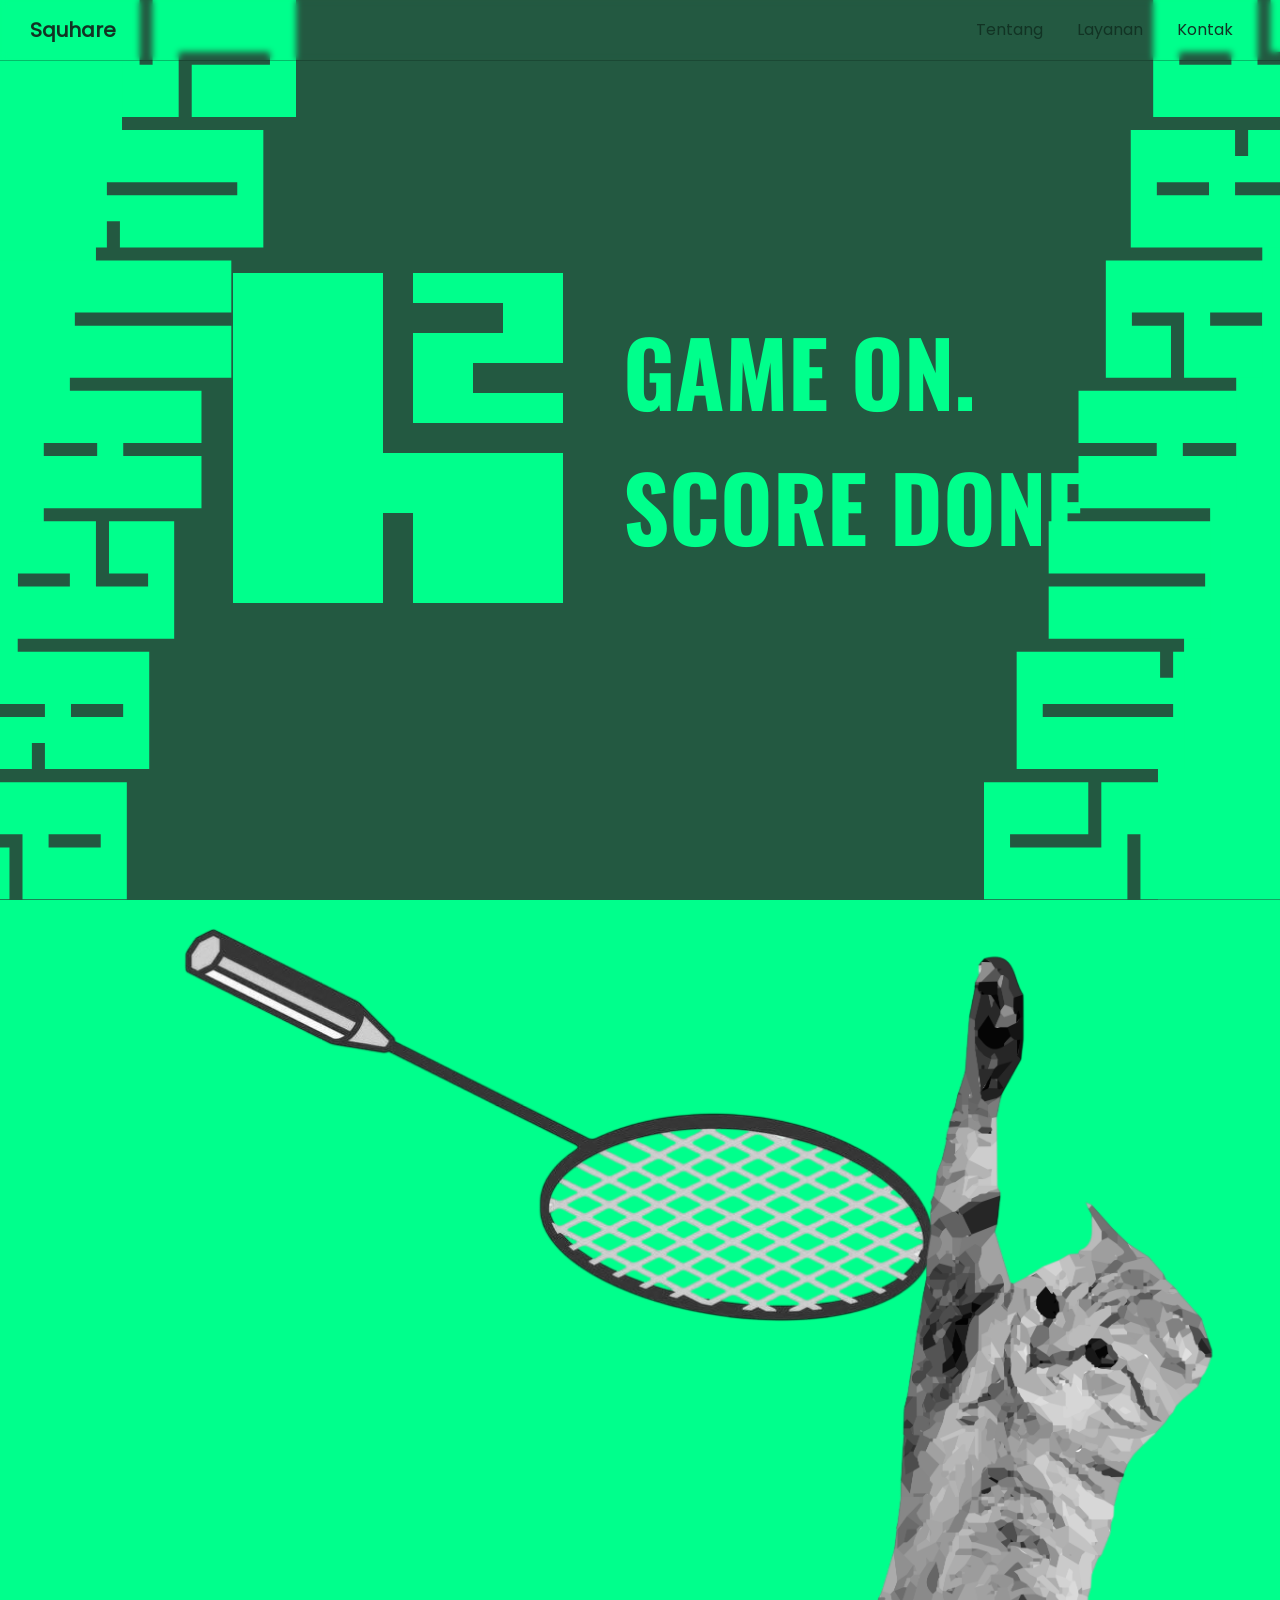
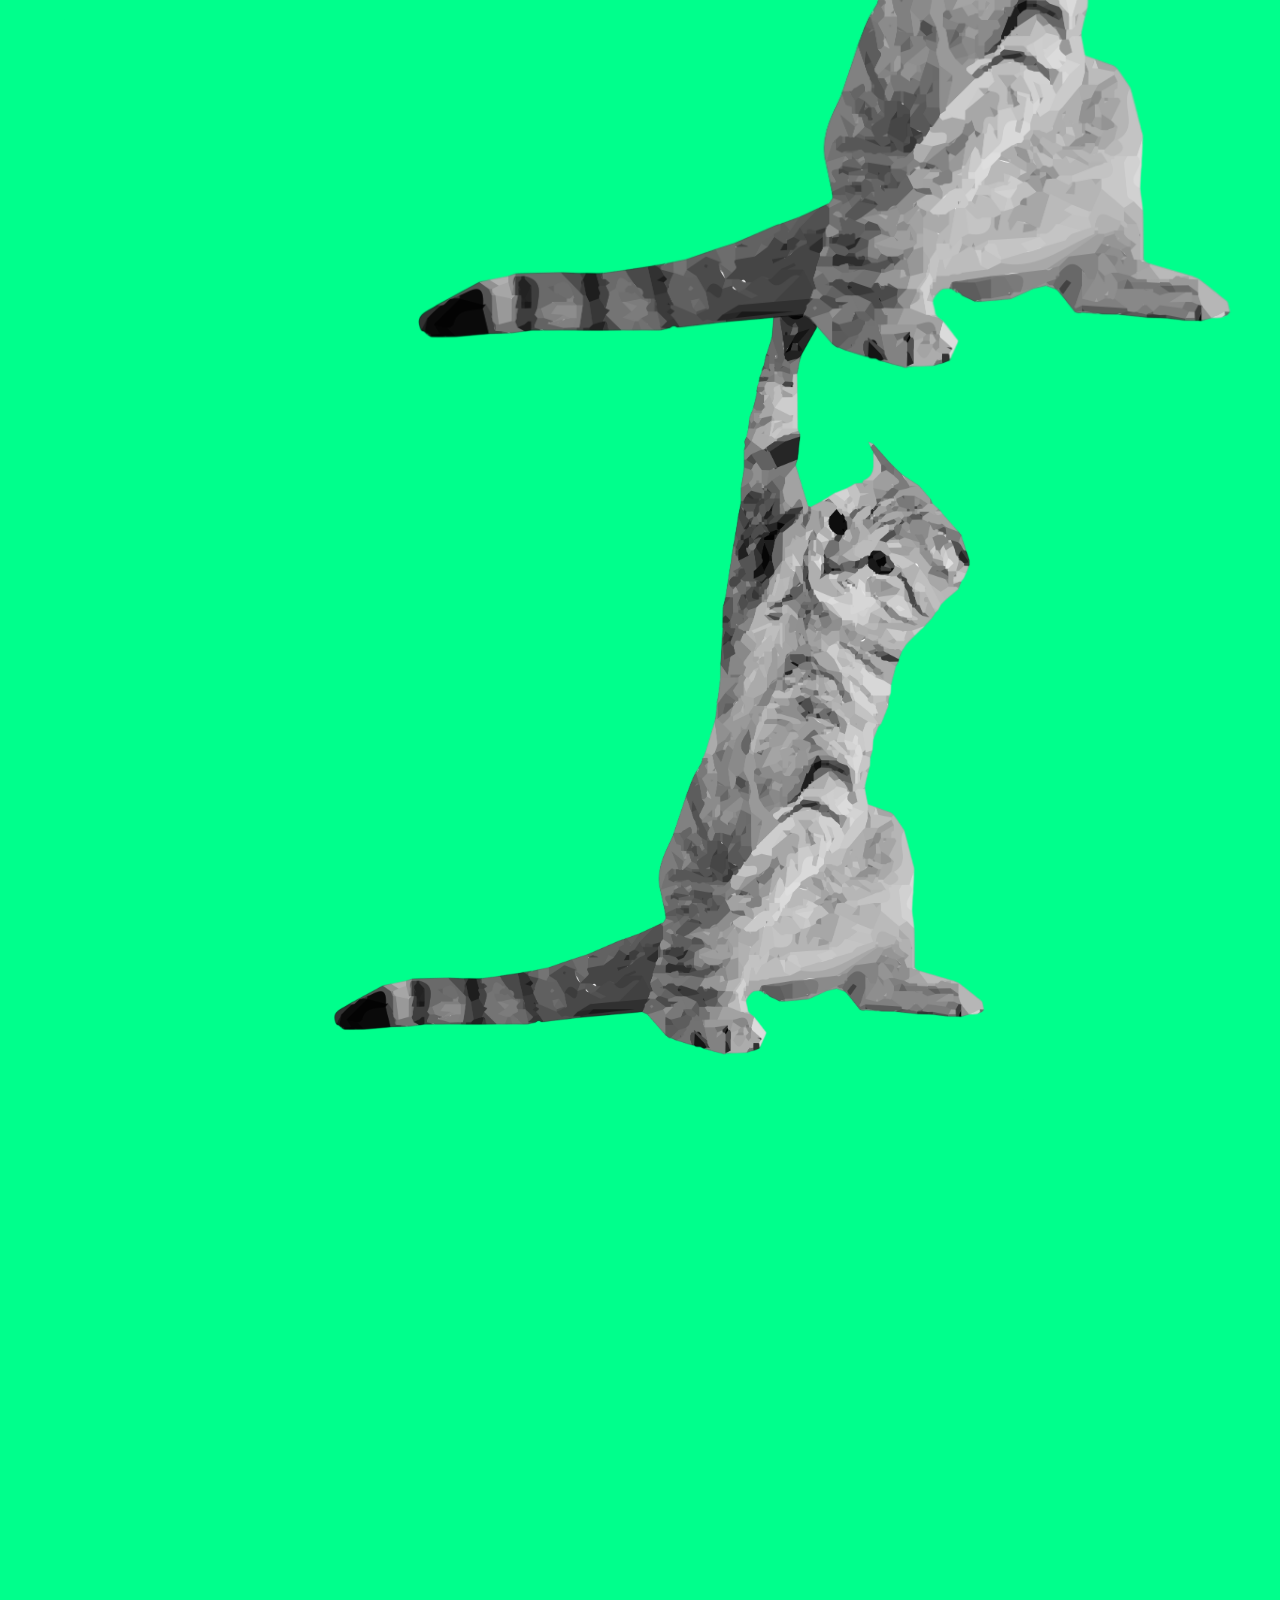
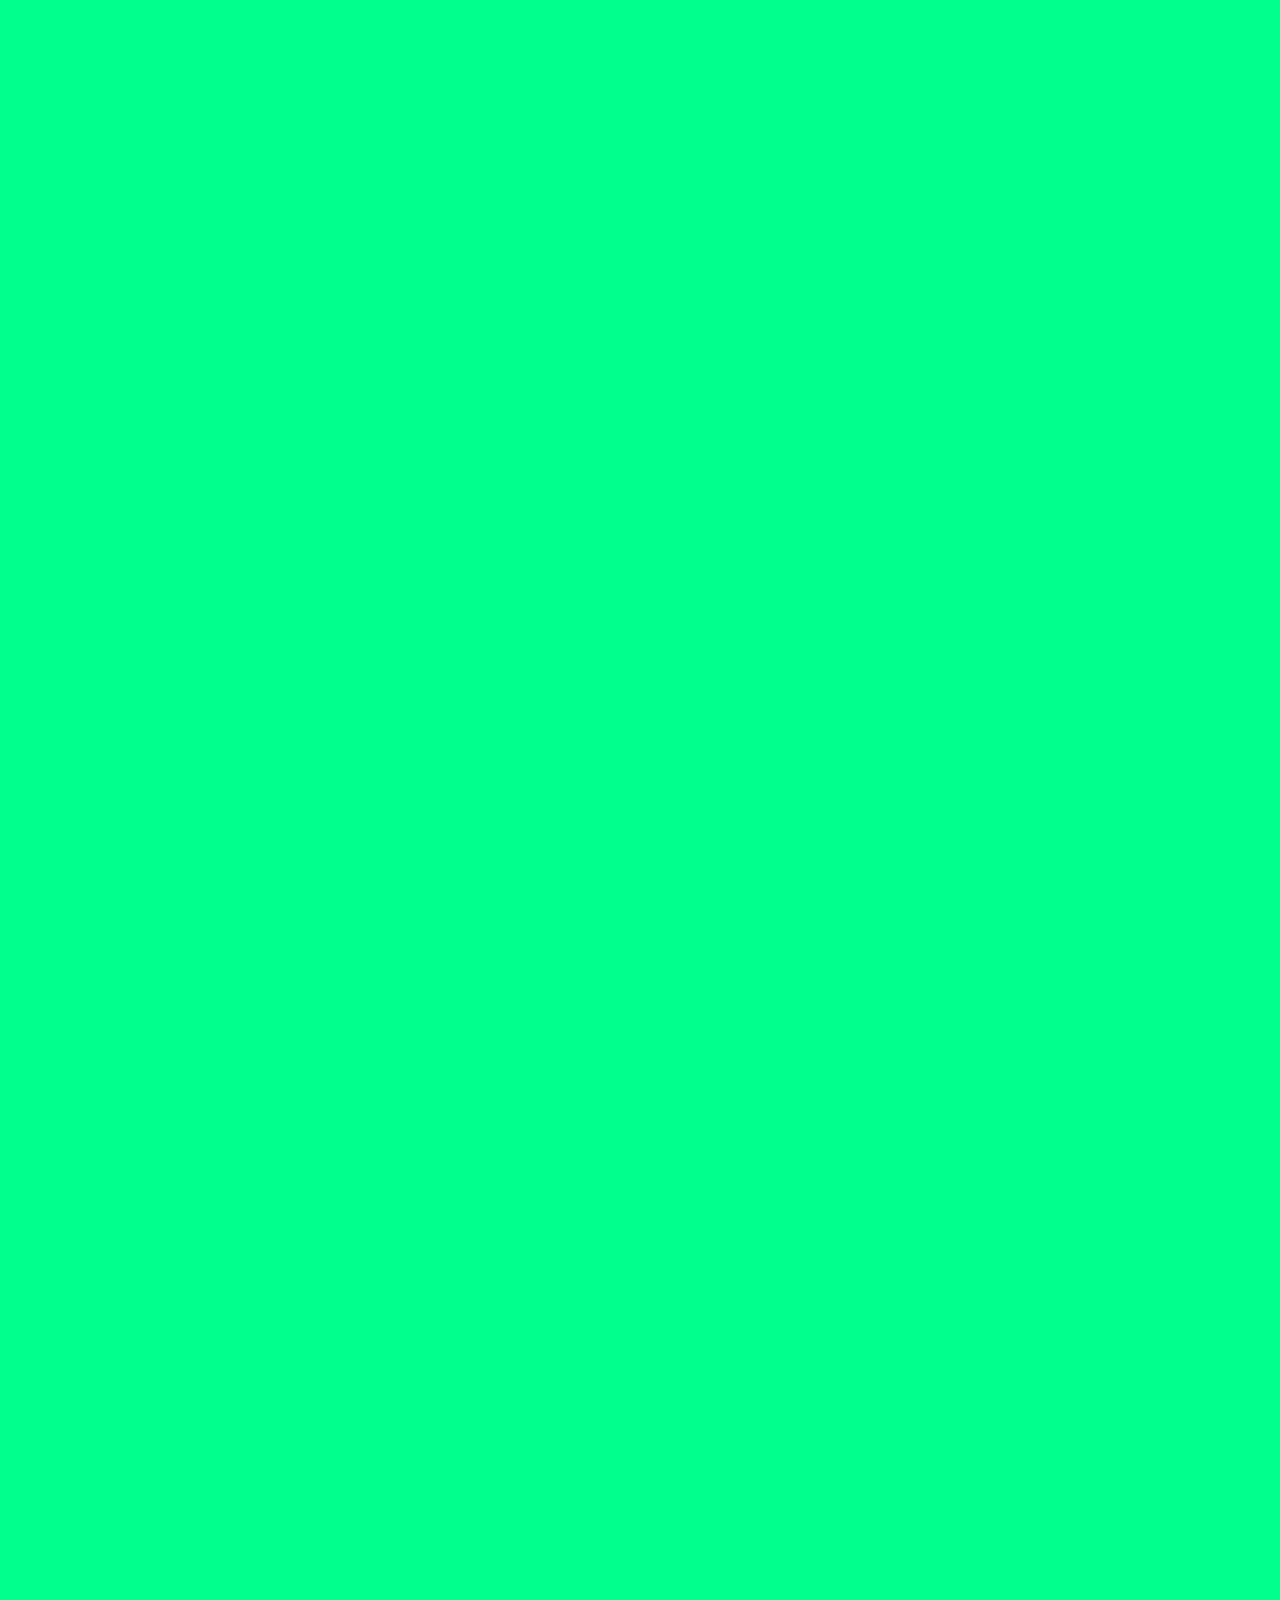
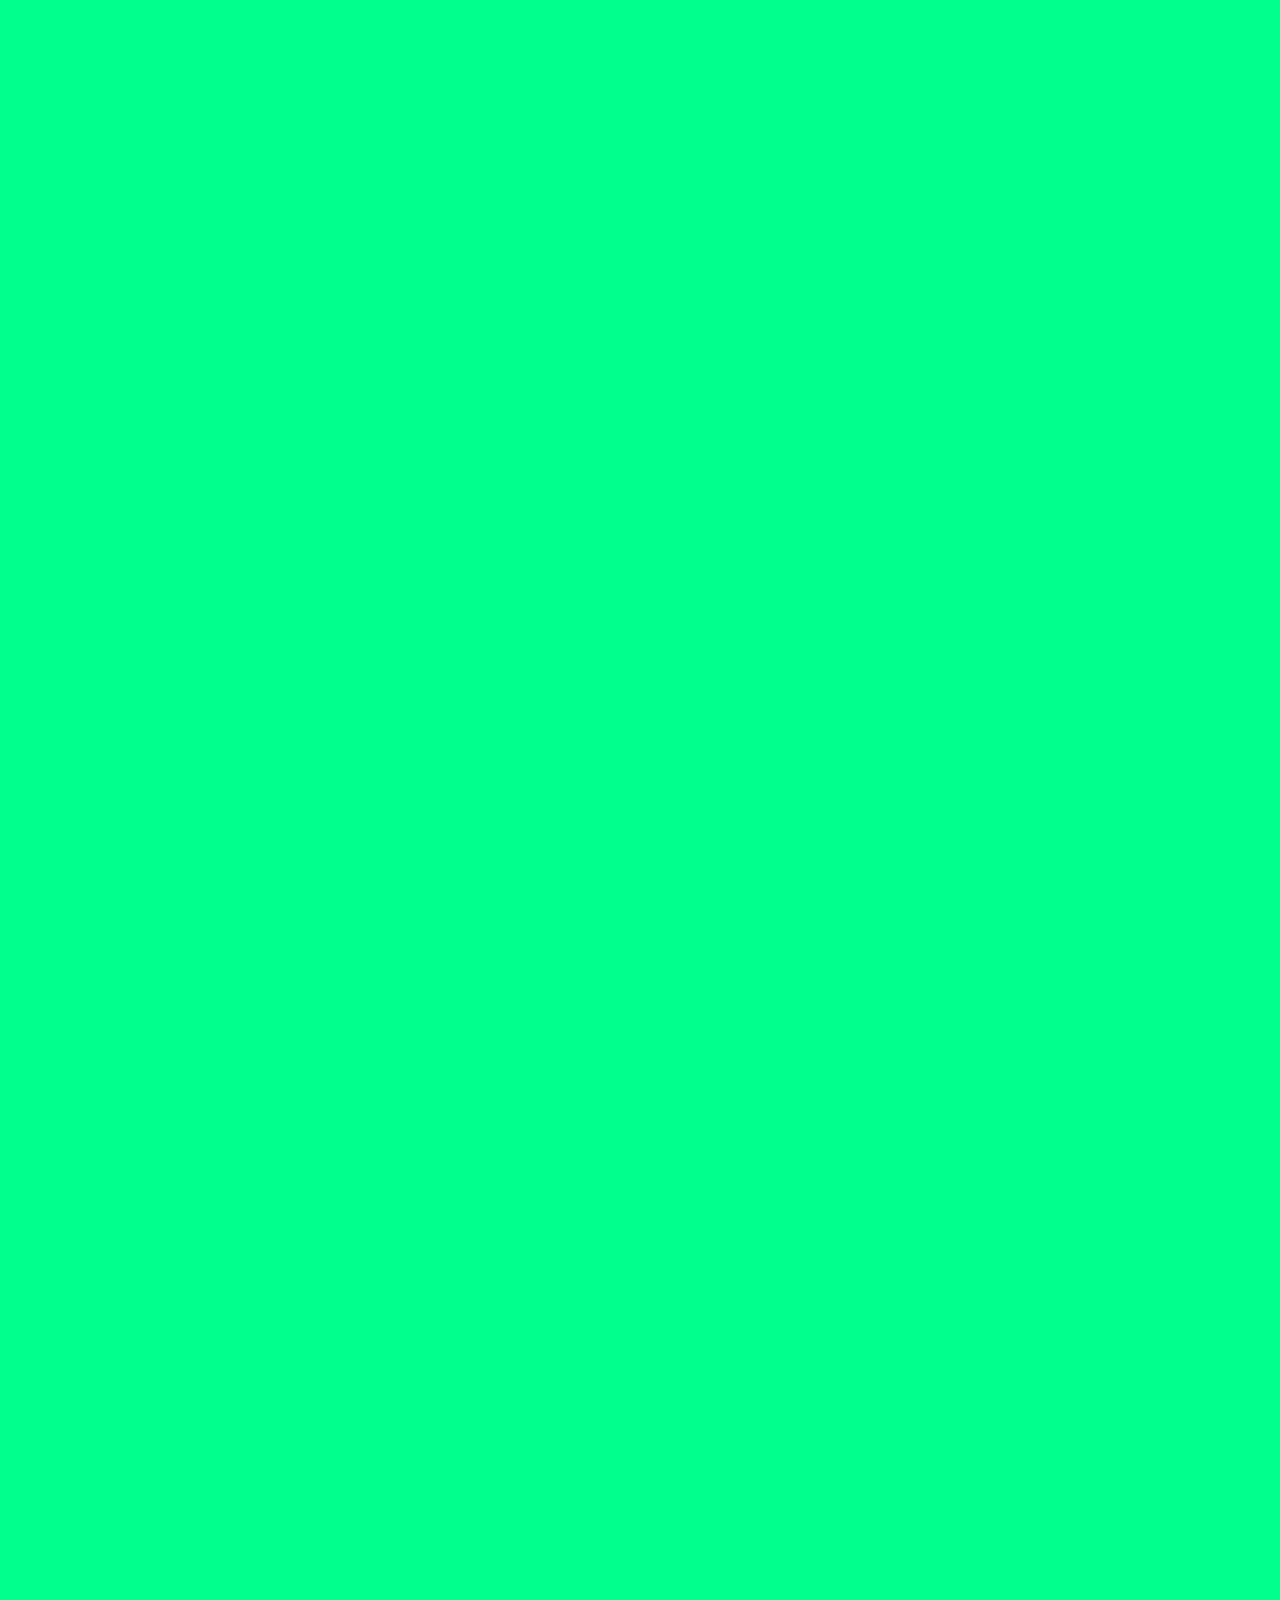
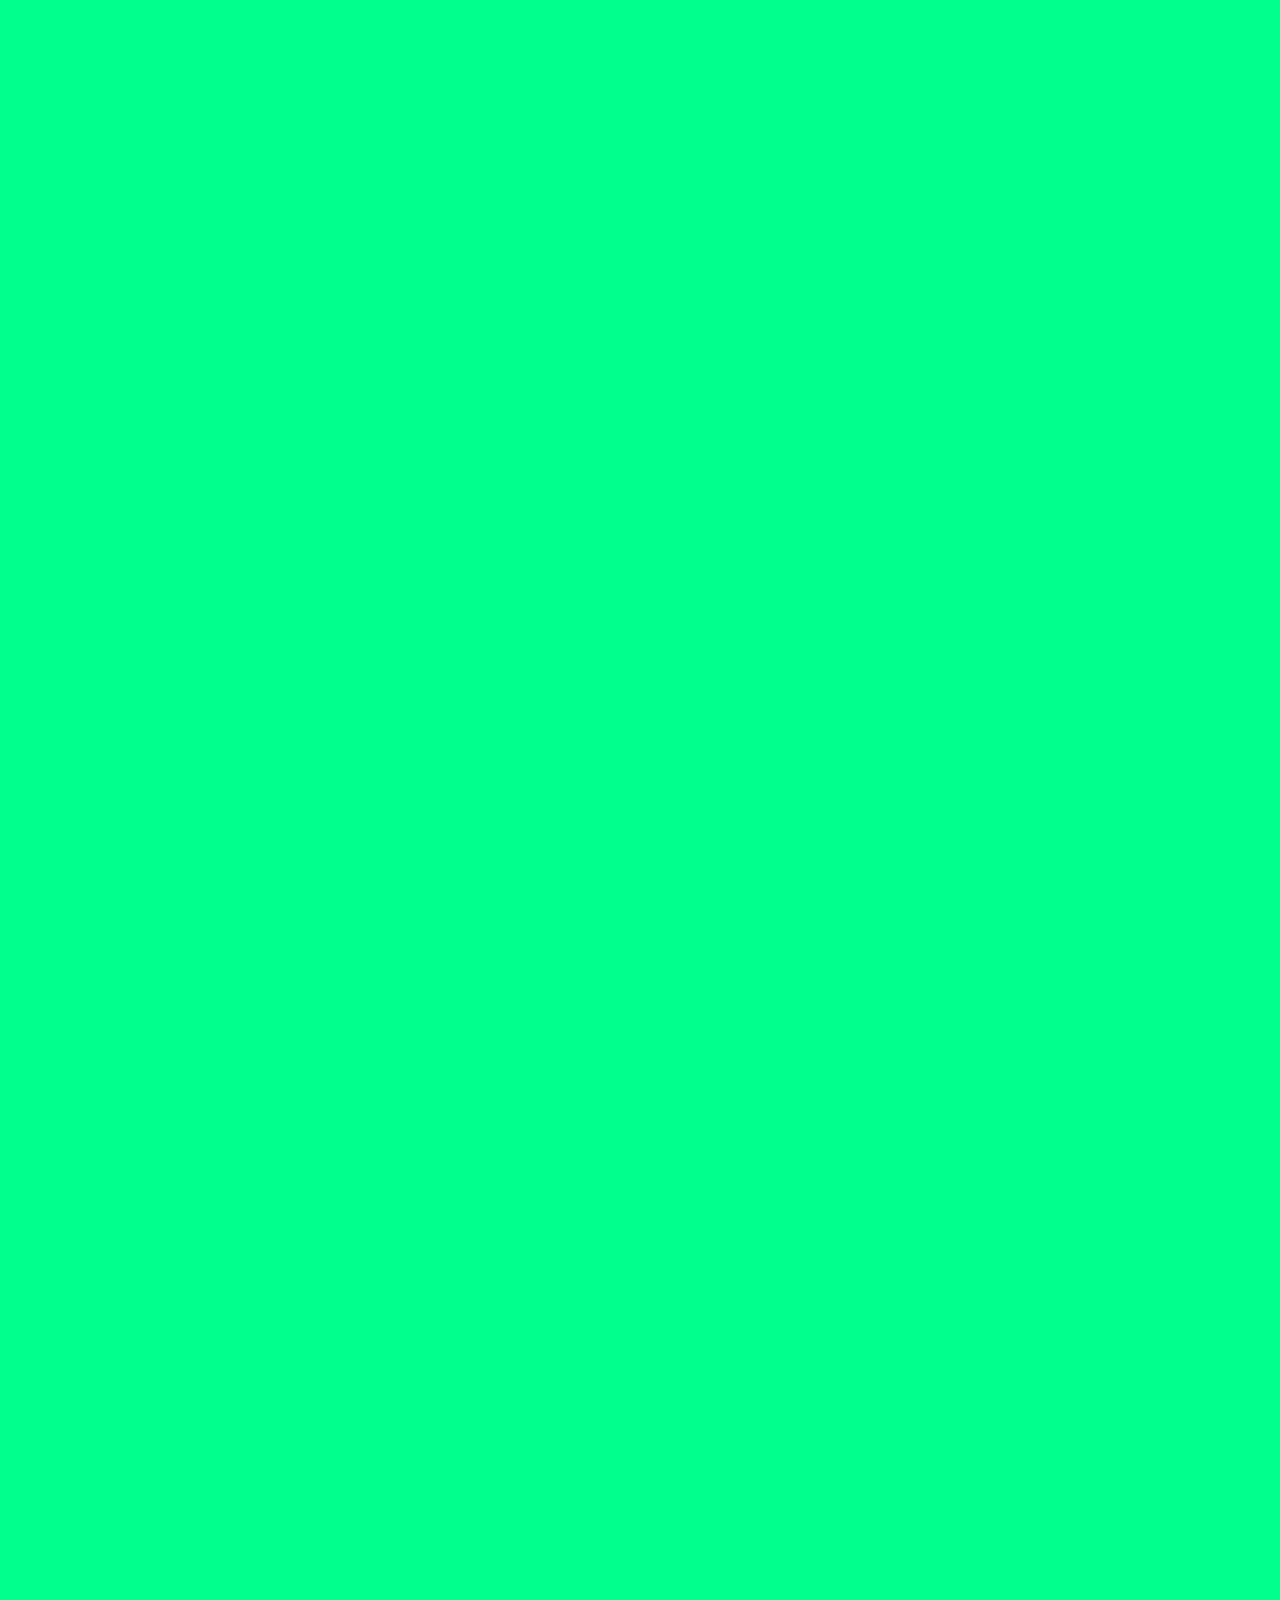
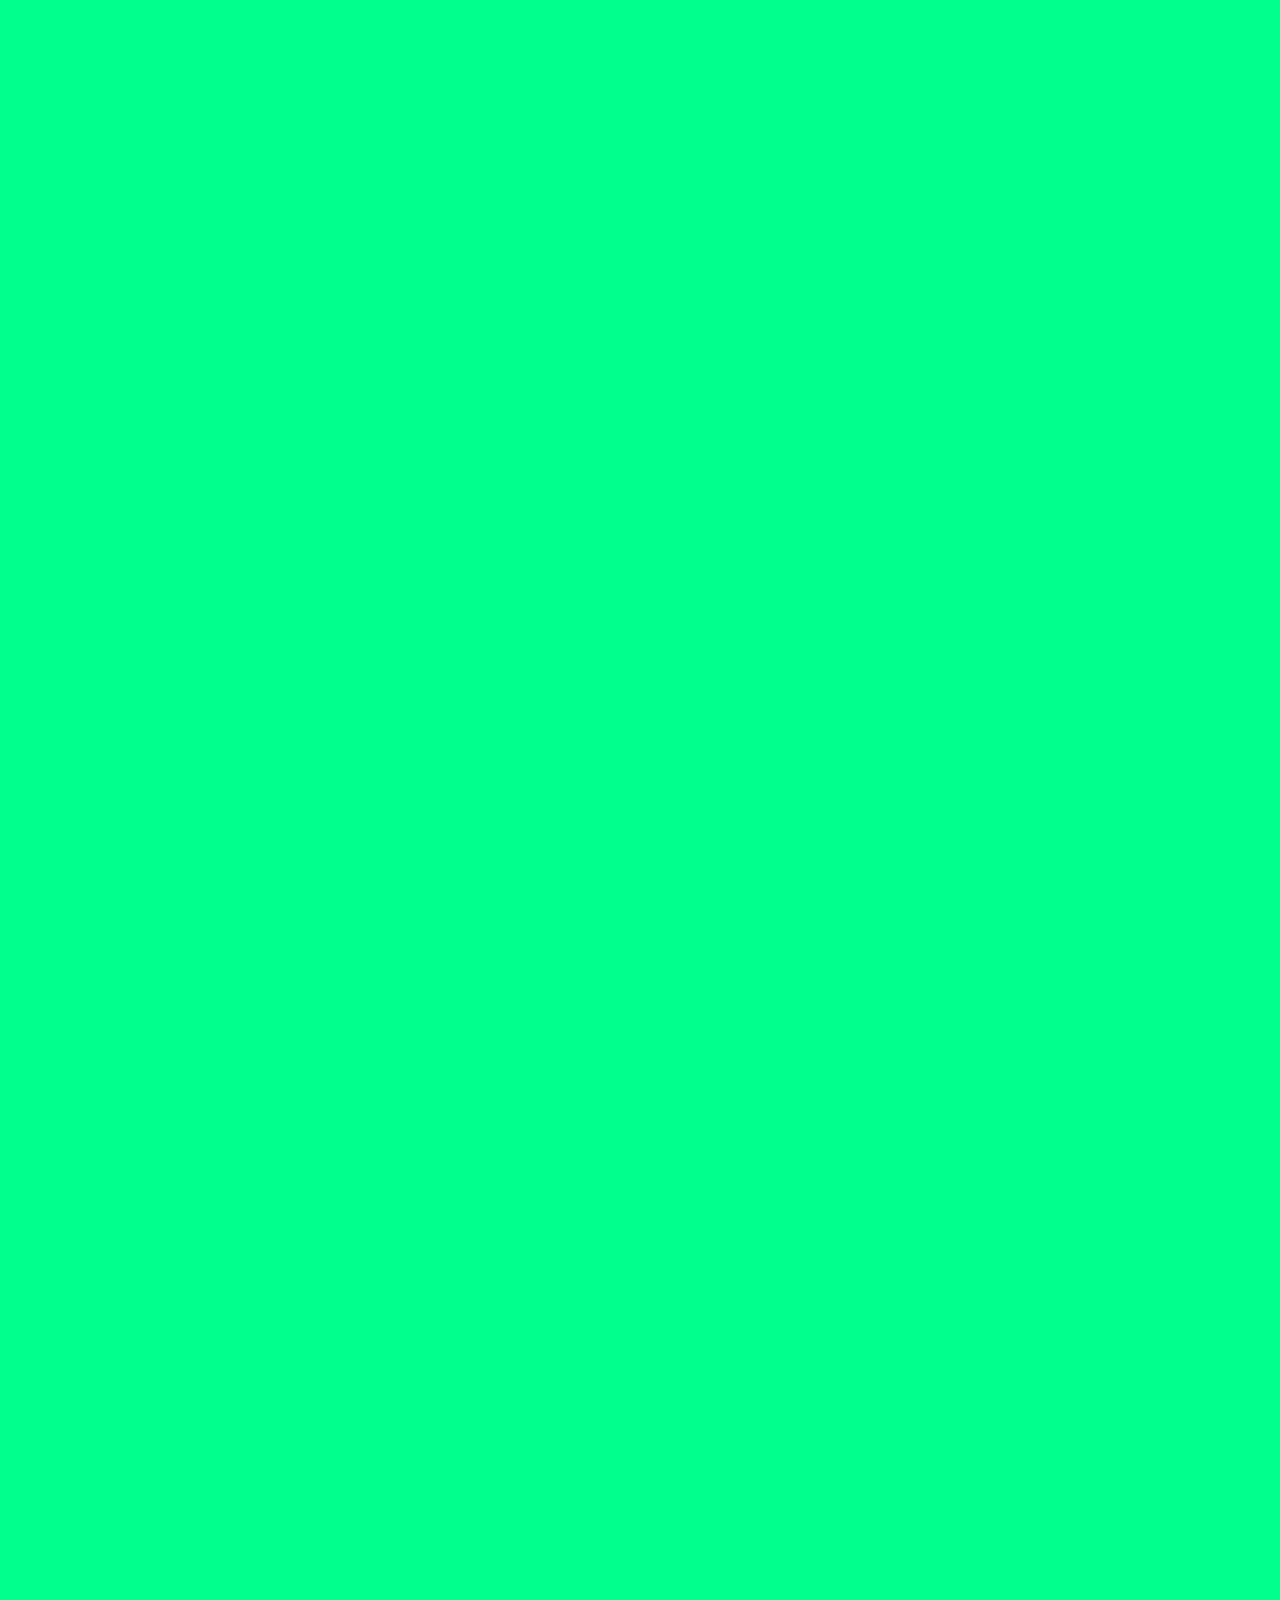
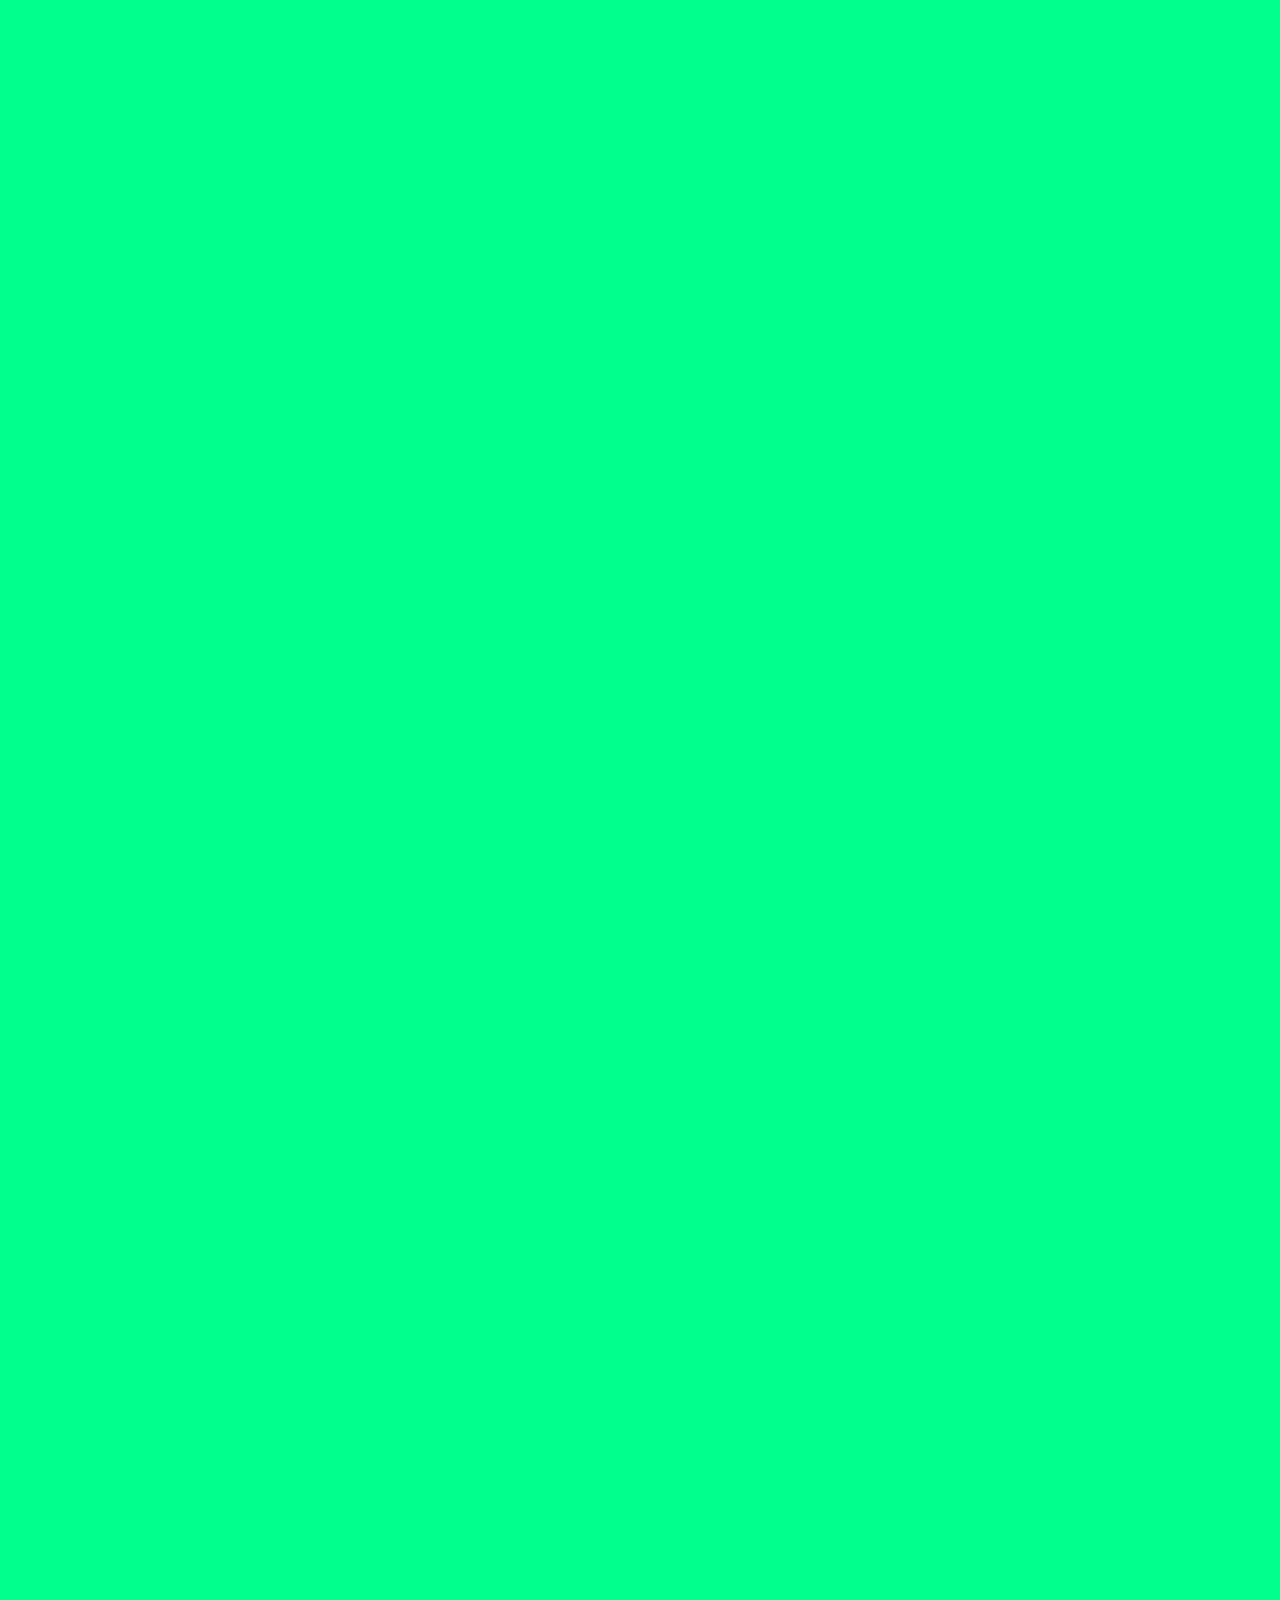
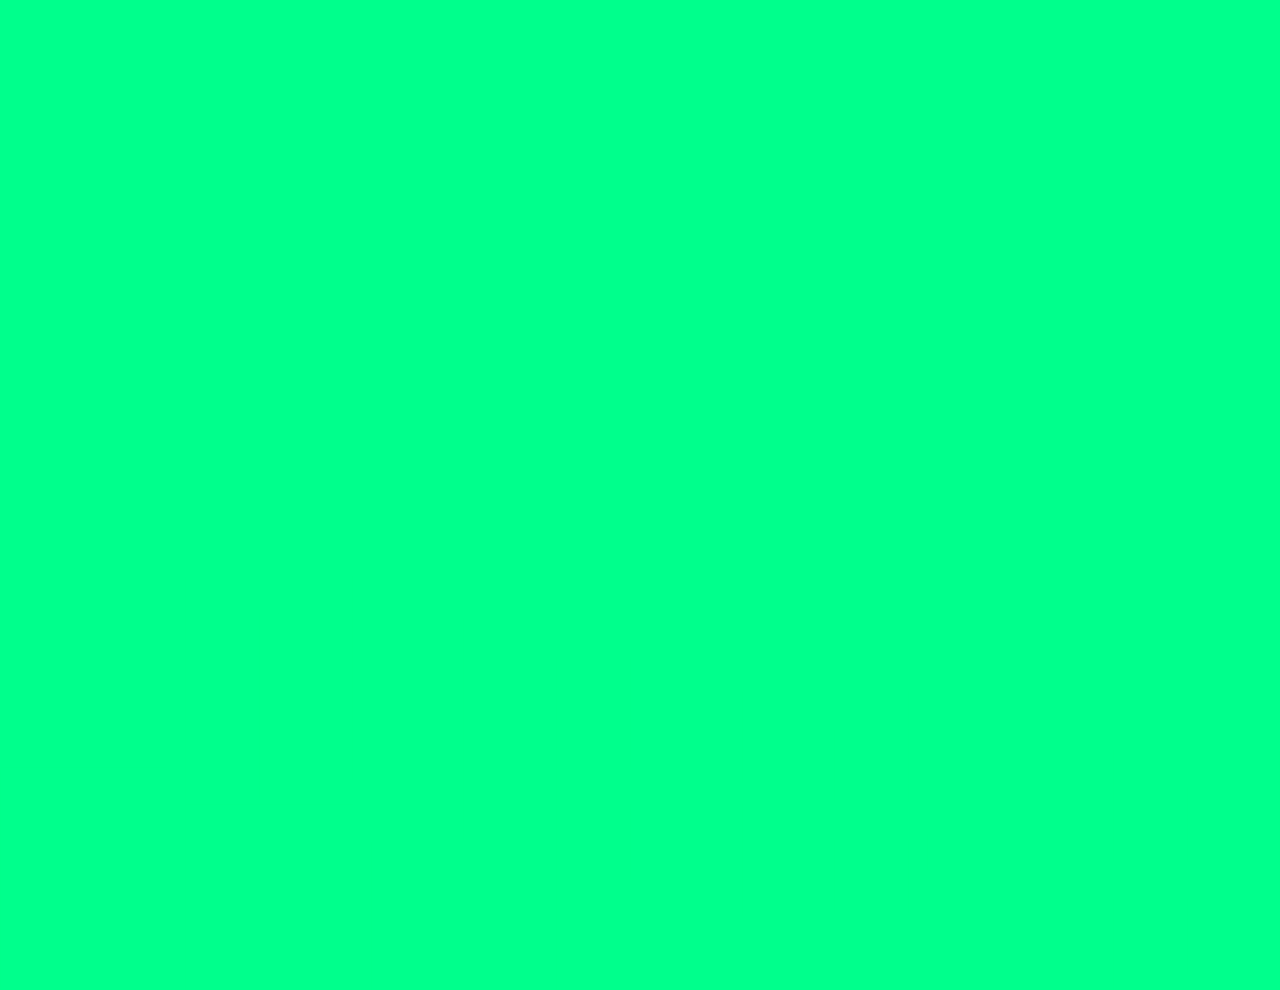
<file: about.html>
<!doctype html>
<html lang="en">

<head>
  <meta charset="UTF-8" />
  <meta name="viewport" content="width=device-width, initial-scale=1.0" />
  <link rel="shortcut icon" href="./assets/icons/squhare-transparent.png" type="image/x-icon">
  <title>Tentang</title>
  <link rel="stylesheet" href="./css/pages/about/about.css" />
</head>

<body>
  <nav class="navbar navbar-dark">
    <div class="navbarWrapper">
      <div class="navbarTop">
        <span>Squhare</span>
        <div class="navbarBar">
          <div class="bar"></div>
          <div class="bar"></div>
          <div class="bar"></div>
        </div>
      </div>
      <div class="navbarPage">
        <span>Tentang</span>
        <span>Layanan</span>
        <span>Kontak</span>
      </div>
    </div>
  </nav>
  <div class="introContainer">
    <div class="introContent">
      <div class="introText">
        <div>SQUHARE</div>
        <div>DIGITAL - SCORING</div>
        <div></div>
      </div>
    </div>
  </div>
  <div class="scroll-container">
    <div class="horizontal">
      <main id="about">
        <section id="about-hero">
          <div id="about-hero-content">
            <img src="./assets/icons/squhare-transparent.png" alt="" id="about-hero-logo" />
            <span id="about-hero-bio">
              GAME ON.<br />
              SCORE DONE.
            </span>
          </div>
          <div id="about-hero-desc">
            <p>
              Logo Squhare (<strong>h²</strong>) merepresentasikan nama kedua
              pendirinya, yaitu <strong>Hylmi</strong> dan
              <strong>Hakim</strong>.
            </p>
            <div id="about-hero-desc-cover"></div>
          </div>
          <img src="./assets/icons/squhare-text-down.svg" alt="SQUHARE" id="about-hero-squhare" />
          <img src="./assets/icons/squhare-text-down.svg" alt="SQUHARE" id="about-hero-erahuqs" />
        </section>

        <section id="about-who-we-are">
          <div>
            <h2 id="awwa-heading">SIAPA KAMI?</h2>
            <p id="awwa-desc">
              Kami adalah tim pengembang digital scoring yang berawal dari
              lingkungan sekolah dan berkembang melalui berbagai proyek
              pertandingan olahraga nyata. Berawal dari sebuah proyek
              sederhana, kami terus mengembangkan sistem scoring yang lebih
              modern, realtime, dan mudah digunakan untuk berbagai kebutuhan
              kompetisi olahraga.
            </p>
          </div>
        </section>

        <section id="about-what-we-do">
          <div>
            <h2 id="awwd-heading">APA YANG BISA KAMI BANTU?</h2>
            <p>
              Kami menyediakan layanan digital scoring untuk berbagai
              pertandingan olahraga.
            </p>
            <div id="awwd-ds">
              <div>
                <span id="awwd-ds-heading">DIGITAL SCORING</span>
                <span id="awwd-ds-desc">Sistem scoring digital untuk<br />berbagai pertandingan
                  olahraga.
                </span>
              </div>
              <div id="awwd-points">
                <div id="awwd-rd">
                  <span id="awwd-rd-heading">REALTIME DISPLAY</span>
                  <div>
                    <div>
                      <span id="awwd-rd-team1">TEAM 1</span>
                      <span id="awwd-rd-team1-score">0</span>
                    </div>
                    <div>
                      <span id="awwd-rd-team2">TEAM 2</span>
                      <span id="awwd-rd-team2-score">0</span>
                    </div>
                  </div>
                  <span id="awwd-rd-desc">
                    Perubahan skor langsung tampil secara realtime untuk
                    pemain dan penonton.
                  </span>
                </div>
                <div id="awwd-mh">
                  <span id="awwd-mh-heading">MATCH HISTORY</span>
                  <div id="awwd-mh-scores">
                    <div>
                      <span id="awwd-mh-team1">TEAM 1</span>
                      <span id="awwd-mh-team2">TEAM 2</span>
                    </div>
                  </div>
                  <span id="awwd-mh-desc">
                    Menyimpan hasil dan riwayat pertandingan dengan rapi.
                  </span>
                </div>
              </div>
              <div id="awwd-ds-cover"></div>
            </div>
            <p>
              Kami juga melayani pembuatan Digital Scoring Custom sesuai
              keinginan Anda.
            </p>
          </div>
        </section>

        <section id="about-history-1">
          <div style="
                position: absolute;
                top: 0;
                right: 0;
                display: flex;
                align-items: start;
              ">
            <img src="./assets/icons/squhare-transparent.png" alt="Squhare" style="width: 10vh" />
            <img src="./assets/icons/squhare-transparent.png" alt="Squhare" style="width: 20vh" />
            <img src="./assets/icons/squhare-transparent.png" alt="Squhare" style="width: 10vh" />
          </div>
          <div style="
                position: absolute;
                bottom: 0;
                left: 0;
                display: flex;
                align-items: end;
              ">
            <img src="./assets/icons/squhare-transparent.png" alt="Squhare" style="width: 10vh" />
            <img src="./assets/icons/squhare-transparent.png" alt="Squhare" style="width: 20vh" />
            <img src="./assets/icons/squhare-transparent.png" alt="Squhare" style="width: 10vh" />
          </div>
          <div>
            <h2 id="ah1-heading">PERJALANAN DI BALIK</h2>
            <img src="./assets/icons/squhare-text-white.svg" alt="Squhare" />
          </div>
        </section>

        <section id="about-history-2">
          <div>
            <h2 id="ah2-heading">SEMUA BERAWAL DARI SATU PERTANYAAN</h2>

            <div id="ah2-quote">
              <q id="ah2-q">Siapa yang bisa <em>ngoding</em>?</q>
              <span id="ah2-cite">— Bayu Setiadi (Guru olahraga kami)</span>
              <div id="ah2-quote-cover"></div>
            </div>

            <p id="ah2-desc">
              Kami saling menatap, lalu perlahan mengangkat tangan.<br />Dari
              pertanyaan sederhana itu, semuanya dimulai.
            </p>
          </div>
        </section>

        <section id="about-history-3">
          <div>
            <h2 id="ah3-heading">
              <strong class="about-text-accent">SCOREPAPAN</strong>, PROYEK
              PERTAMA KAMI
            </h2>

            <div id="ah3-desc">
              <p id="ah3-desc-1">
                Kami ditantang untuk membuat digital scoring untuk
                pertandingan bulu tangkis.
              </p>

              <div>
                <p id="ah3-desc-2">
                  Bermodalkan JavaScript sederhana dan rasa penasaran yang
                  besar, kami mulai membangun prototipe pertama kami.
                </p>

                <p id="ah3-desc-3">
                  Belum sempurna,<br />tapi dari situlah semuanya berkembang.
                </p>
              </div>
            </div>
          </div>
        </section>

        <section id="about-history-4">
          <div>
            <h2 id="ah4-heading">KAMI MULAI BELAJAR LEBIH JAUH</h2>

            <div id="ah4-desc">
              <div>
                <p id="ah4-desc-1">
                  Seiring berjalannya waktu, kami mulai mempelajari banyak hal
                  baru untuk mengembangkan sistem kami menjadi lebih baik.
                </p>

                <p id="ah4-desc-2">
                  Kami mulai membagi peran, saling membantu, dan membangun
                  sistem kami bersama-sama sebagai sebuah tim.
                </p>
              </div>

              <p id="ah4-desc-3">
                Ilmu yang kami pelajari perlahan kami terapkan ke proyek
                digital scoring kami. Bersamaan pembaruan tersebut, kami
                mengganti nama PapanScore menjadi
                <strong class="about-text-accent">NeoScore</strong>.
              </p>
            </div>
          </div>
        </section>

        <section id="about-history-5">
          <div>
            <h2 id="ah5-heading">PERTAMA KALI DIGUNAKAN DI LAPANGAN</h2>

            <div id="ah5-desc">
              <p id="ah5-desc-1">
                Setelah berkali-kali trial saat pelajaran olahraga, akhirnya
                sistem kami digunakan secara resmi.
              </p>

              <div>
                <p id="ah5-desc-2">
                  NeoScore tampil perdana pada classmeet antar jurusan cabang
                  olahraga bulu tangkis di sekolah kami.
                </p>

                <p id="ah5-desc-3">
                  Untuk pertama kalinya, karya kami benar-benar digunakan
                  dalam pertandingan nyata.
                </p>
              </div>
            </div>
          </div>
        </section>

        <section id="about-history-6">
          <div>
            <h2 id="ah6-heading">KETIKA KAMI DIPERCAYA LAGI</h2>

            <div id="ah6-desc">
              <div>
                <p id="ah6-desc-1">
                  Setelah NeoScore, Pak Bayu kembali datang membawa tantangan
                  baru.
                </p>

                <p id="ah6-desc-2">
                  Kali ini kami diminta membuat digital scoring untuk
                  permainan tradisional hadang.
                </p>
              </div>

              <div></div>

              <div>
                <p id="ah6-desc-3">
                  Proyek baru itu kami beri nama
                  <strong class="about-text-accent">Blokd</strong>.
                </p>

                <p id="ah6-desc-4">
                  Sistemnya lebih kompleks dan lebih menantang.
                </p>
              </div>
            </div>
          </div>
        </section>

        <section id="about-history-7">
          <div>
            <h2 id="ah7-heading">PERTAMA KALI DI LUAR SEKOLAH</h2>

            <p id="ah7-desc-1">
              Setelah berbagai trial saat ekstrakurikuler olahraga
              tradisional, kami merasa sistem ini siap digunakan lebih jauh.
            </p>

            <p id="ah7-desc-2">
              Blokd akhirnya digunakan pada
              <strong class="about-text-accent">Pekan Olahraga Tradisional Jakarta 2025</strong>.
            </p>

            <p id="ah7-desc-3">
              Sistem yang kami bangun benar-benar membantu jalannya
              pertandingan.
            </p>
          </div>
        </section>

        <section id="about-history-8">
          <div>
            <h2 id="ah8-heading">TIDAK SEMUANYA BERJALAN MULUS</h2>

            <div id="ah8-quote">
              <q id="ah8-q">Itu kok display-nya <em>delay</em> banget sih?!</q>
              <div id="ah8-quote-cover"></div>
            </div>

            <div id="ah8-desc">
              <p id="ah8-desc-1">
                Kami sadar membuat sistem realtime yang andal bukanlah hal
                yang mudah.
              </p>

              <p id="ah8-desc-2">
                Tapi justru dari komplain seperti inilah kami banyak belajar.
              </p>

              <p id="ah8-desc-3">
                Setiap kendala menjadi bahan evaluasi untuk membuat sistem
                kami lebih baik lagi.
              </p>
            </div>
          </div>
        </section>

        <section id="about-history-9">
          <div>
            <h2 id="ah9-heading">KAMI TERUS MEMPERBAIKI</h2>

            <q id="ah9-q">Kali ini aman kok pak, sudah tidak <em>delay</em>.</q>

            <div id="ah9-desc">
              <p id="ah9-desc-1">
                Semua masukan yang kami terima, kami catat dan kami perbaiki
                satu per satu.
              </p>

              <p id="ah9-desc-2">
                Mulai dari performa realtime, stabilitas server, hingga
                pengalaman pengguna saat pertandingan berlangsung.
              </p>

              <p id="ah9-desc-3">
                Dan kami membuktikannya kembali pada
                <strong class="about-text-accent">
                  Pekan Olahraga Tradisional Jakarta Utara 2026</strong>.
              </p>
            </div>
          </div>
        </section>

        <section id="about-history-10">
          <div>
            <h2 id="ah10-heading">PERJALANAN KAMI MASIH PANJANG</h2>

            <div id="ah10-desc">
              <p id="ah10-desc-1">
                Dari sebuah pertanyaan sederhana di lapangan olahraga, kami
                belajar bahwa teknologi benar-benar bisa membantu jalannya
                pertandingan.
              </p>

              <p id="ah10-desc-2">
                Kami akan terus mengembangkan digital scoring yang lebih
                modern, lebih stabil, dan lebih mudah digunakan untuk berbagai
                cabang olahraga.
              </p>

              <p id="ah10-desc-3">
                Karena bagi kami,
                <strong>setiap pertandingan layak mendapatkan sistem yang
                  terbaik</strong>.
              </p>
            </div>
          </div>
        </section>
      </main>
    </div>
  </div>

  <img id="ah2-cat1" src="./assets/images/raise-hand.png" alt="raise-hand" />
  <img id="ah2-cat2" src="./assets/images/raise-hand.png" alt="raise-hand" />

  <img id="ah3-shuttlecock" src="./assets/images/shuttlecock.png" alt="shuttlecock" />
  <div id="ah3-display">
    <span id="ah3-mintson">SCOREPAPAN</span>
    <div>
      <div class="ah3-display-team">
        <span>TEAM 1</span>
        <span id="ah3-dt2">0</span>
      </div>
      <div class="ah3-display-team">
        <span>TEAM 2</span>
        <span>0</span>
      </div>
    </div>
  </div>

  <img id="ah4-racket" src="./assets/images/racket.png" alt="racket" />

  <div id="ah6-d-1"></div>
  <div id="ah6-d-2"></div>
  <div id="ah6-d-3"></div>
  <div id="ah6-d-4">
    <div id="ah6-d-4-in"></div>
  </div>

  <div id="ah7-bg"></div>

  <div id="ah9-line"></div>

  <img src="./assets/icons/squhare-text-down.svg" alt="" class="squhare-text-down" />

  <script type="module" src="./js/components/navbar.js"></script>
  <script src="./js/pages/about/scrollSections.js"></script>
  <script src="./js/pages/about/heroLogoDesc.js"></script>
  <script src="./js/pages/about/generateScores.js"></script>
</body>

</html>
</file>
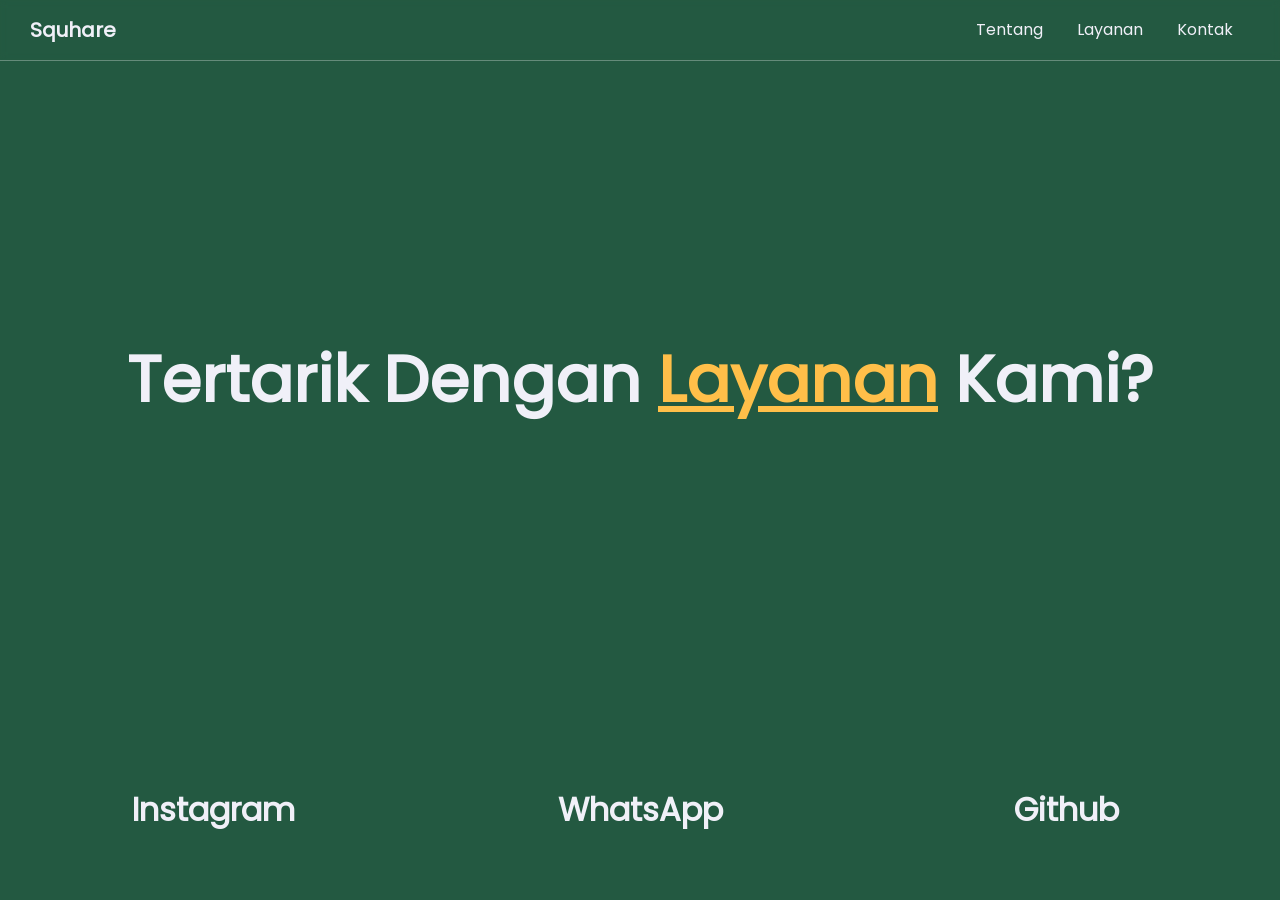
<file: contact.html>
<!DOCTYPE html>
<html lang="en">

<head>
  <meta charset="UTF-8">
  <meta name="viewport" content="width=device-width, initial-scale=1.0">
  <link rel="shortcut icon" href="./assets/icons/squhare-transparent.png" type="image/x-icon">
  <title>Contact</title>
  <link rel="stylesheet" href="./css/pages/contact/contact.css">
</head>

<body>
  <div class="container">
    <div class="contentWrapper">
      <div class="contentLand">
        <div class="landText">
          <div class="textHead">
            Tertarik Dengan <span class="layanan">Layanan</span> Kami?
          </div>
          <div class="textDesc">
          </div>
        </div>
        <div class="landContact">
          <div class="contact">Instagram</div>
          <div class="contact">WhatsApp</div>
          <div class="contact">Github</div>
        </div>
      </div>
      <div class="contentForm">
        <form id="madlib-form">

          <!-- STEP 1 -->
          <div class="inputWrapper">
            <div id="step-1">
              Halo! Nama saya
              <span class="bracket-container">
                <span>[</span>
                <input type="text" id="sender-name" required placeholder="nama" class="madlib-input" autocomplete="off">
                <span>]</span>
              </span>,
            </div>

            <!-- STEP 2 -->
            <div id="step-2">
              saya berasal dari
              <span class="bracket-container">
                <span>[</span>
                <input type="text" id="sender-org" required placeholder="organisasi" class="madlib-input"
                  autocomplete="off">
                <span>]</span>
              </span>.
            </div>

            <!-- STEP 3 -->
            <div id="step-3">
              Saya tertarik dengan layanan
              <span class="bracket-container">
                <span>[</span>
                <select id="project-type" class="madlib-input">
                  <option value="Pengembangan Website">Mintson</option>
                  <option value="Identitas Brand">Blokd</option>
                  <option value="Aplikasi Mobile">Mintson & Blokd</option>
                </select>
                <span>]</span>,
              </span>
            </div>

            <!-- STEP 4 -->
            <div id="step-4">
              kira-kira layanan ini akan kami digunakan di
              <span class="bracket-container">
                <span>[</span>
                <input type="text" id="project-location" required placeholder="tempat" class="madlib-input"
                  autocomplete="off">
                <span>]</span>
              </span>
            </div>

            <!-- STEP 5 -->
            <div id="step-5">
              selama
              <span class="bracket-container">
                <span>[</span>
                <select id="duration-type" class="madlib-input">
                  <option value="1-day">1 Hari</option>
                  <option value="multiple-days">Beberapa Hari</option>
                </select>
                <span>]</span>
              </span>
            </div>

            <!-- STEP 6 -->
            <div id="step-6">
              <div id="duration-conditional-container">

                <span id="single-date-wrapper">
                  yaitu pada tanggal
                  <span class="bracket-container">
                    <span>[</span>
                    <input type="date" id="single-date" required class="madlib-input">
                    <span>]</span>
                  </span>
                </span>

                <span id="manual-duration-wrapper" class="hidden">
                  yaitu pada tanggal
                  <span class="bracket-container">
                    <span>[</span>
                    <input type="text" id="manual-duration" placeholder="01-02 Juni 2026" class="madlib-input"
                      autocomplete="off">
                    <span>]</span>
                  </span>
                </span>
              </div>
              <div>
                dan saya berharap dapat berdiskusi lebih lanjut mengenai kebutuhan kami.
              </div>
            </div>
          </div>

          <!-- STEP 7 -->
          <!-- <div id="step-7">
            dan Anda dapat membalas ke email aktif saya di
            <span class="bracket-container">
              <span>[</span>
              <input type="email" id="sender-email" required placeholder="email@domain.com" class="madlib-input"
                autocomplete="off">
              <span>]</span>
            </span>.
          </div> -->

          <!-- SUBMIT -->
          <div id="step-submit">
            <button type="submit" class="submit-btn">

              <span class="submit-bg"></span>

              <span class="submit-text">
                KIRIM EMAIL
              </span>

              <span class="submit-icon">
                <svg xmlns="http://www.w3.org/2000/svg" width="18" height="18" viewBox="0 0 24 24" fill="none"
                  stroke="currentColor" stroke-width="2.5" stroke-linecap="round" stroke-linejoin="round">
                  <line x1="5" y1="12" x2="19" y2="12"></line>
                  <polyline points="12 5 19 12 12 19"></polyline>
                </svg>
              </span>

            </button>
          </div>

        </form>
      </div>
      <div class="contentFooter"></div>
    </div>

    <div class="introContainer">
      <div class="introContent">
        <div class="introText">
          <div>SQUHARE</div>
          <div>DIGITAL - SCORING</div>
          <div></div>
        </div>
      </div>
    </div>

    <nav class="navbar">
      <div class="navbarWrapper">
        <div class="navbarTop">
          <span>Squhare</span>
          <div class="navbarBar">
            <div class="bar"></div>
            <div class="bar"></div>
            <div class="bar"></div>
          </div>
        </div>
        <div class="navbarPage">
          <span>Tentang</span>
          <span>Layanan</span>
          <span>Kontak</span>
        </div>
      </div>
    </nav>
  </div>

  <script type="module" src="./js/pages/contact/contact.js"></script>
</body>

</html>
</file>
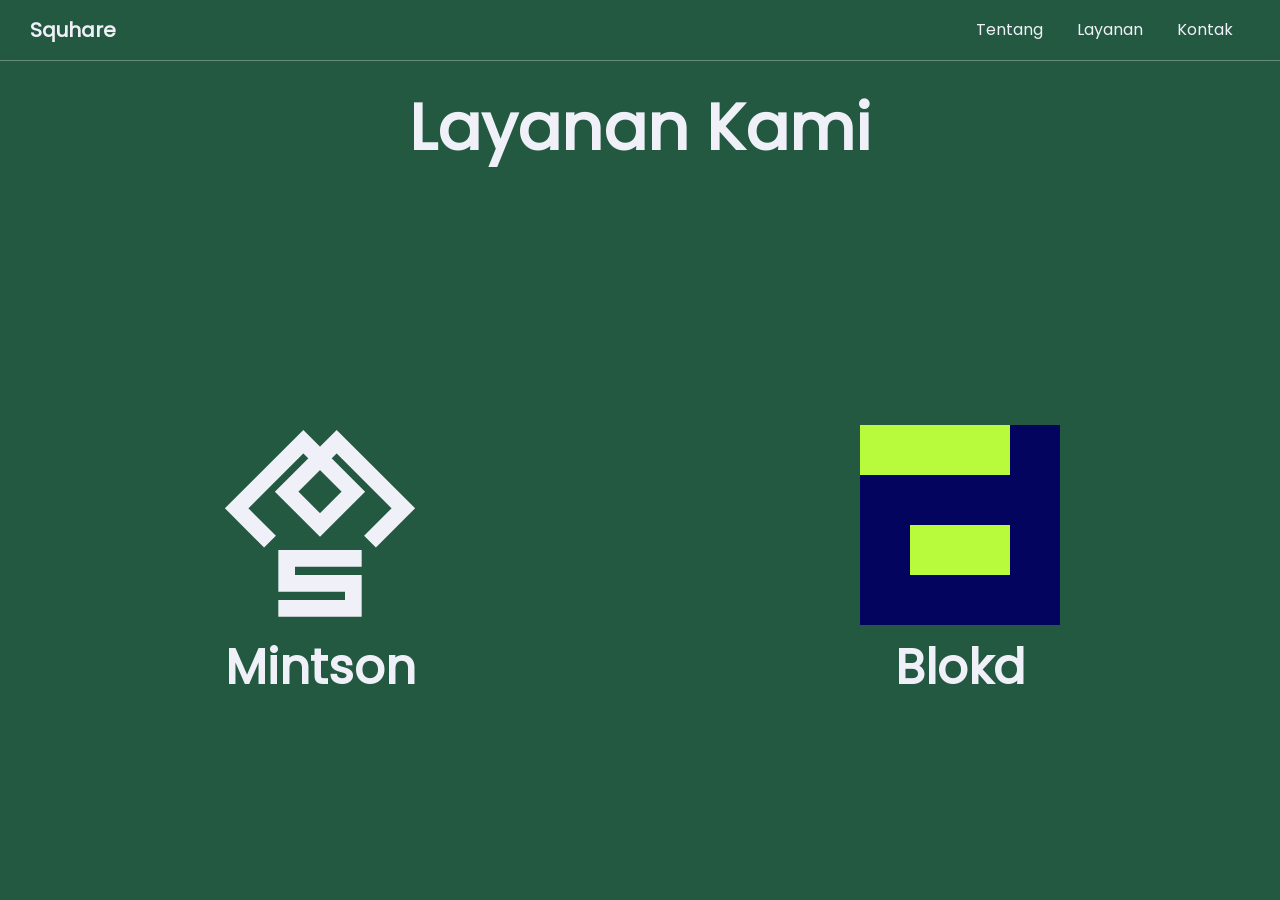
<file: services.html>
<!DOCTYPE html>
<html lang="en">

<head>
  <meta charset="UTF-8">
  <meta name="viewport" content="width=device-width, initial-scale=1.0">
  <link rel="shortcut icon" href="./assets/icons/squhare-transparent.png" type="image/x-icon">
  <title>Layanan</title>
  <link rel="stylesheet" href="./css/components/navbar.css">
  <link rel="stylesheet" href="./css/pages/services/services.css">
</head>

<body>
  <div class="container">
    <div class="title-section">
      Layanan Kami
    </div>
    <div class="content">
      <div class="mintson">
        <div class="serviceContent">
          <div class="serviceProfile">
            <div class="profileTopWrapper">

              <div class="profileIdentity">
                <div class="profileLogo"><img src="./assets/icons/mintson-darkocean.svg" alt=""></div>
                <div class="profileName">Mintson</div>
              </div>
              <div class="back">
                < Kembali</div>
              </div>
              <div class="profileDescription">
                Aplikasi scoring berbasis Web untuk permainan Bulu Tangkis
              </div>
            </div>
            <div class="profileSectionWrapper">

              <div class="profileSection">
                <div class="profileProto">
                  <div class="create-card">
                    <div class="card-header">
                      <h2>
                        <div class="header-content">
                          <span class="title">CREATE</span>

                          <div class="mode-section">
                            <span id="modeText">DOUBLE</span>

                            <button id="changeMode">
                              CHANGE
                            </button>
                          </div>
                        </div>
                      </h2>
                    </div>

                    <div class="card-body" id="playerContainer">
                    </div>

                    <div class="card-footer">
                      <div class="footer-content">
                        <button class="create-btn">
                          CREATE
                        </button>
                      </div>
                    </div>
                  </div>
                </div>
                <div class="profileTitle">Sistem Skor Fleksibel untuk Single & Double Match</div>
              </div>
              <div class="profileSection">
                <div class="profileProto">
                  <div class="match-grid">
                    <div class="match-card">
                      <div class="card-header">
                        <h2>28360F</h2>
                      </div>

                      <div class="card-body">
                        <div class="match-status">
                          <p class="game-label">GAME 1</p>
                          <p class="status-label">ACTIVE</p>
                        </div>

                        <div class="score-wrapper">
                          <div class="team-row">
                            <div class="team-player">
                              <p>30</p>
                              <p>10</p>
                            </div>

                            <div class="team-score">
                              0
                            </div>
                          </div>

                          <div class="team-row">
                            <div class="team-player">
                              <p>1</p>
                              <p>12</p>
                            </div>

                            <div class="team-score">
                              0
                            </div>
                          </div>
                        </div>
                      </div>

                      <div class="card-footer">
                        <button>SCORING</button>
                        <button>DISPLAY</button>
                      </div>
                    </div>
                    <div class="match-card">
                      <div class="card-header">
                        <h2>28360F</h2>
                      </div>

                      <div class="card-body">
                        <div class="match-status">
                          <p class="game-label">GAME 1</p>
                          <p class="status-label">ACTIVE</p>
                        </div>

                        <div class="score-wrapper">
                          <div class="team-row">
                            <div class="team-player">
                              <p>30</p>
                              <p>10</p>
                            </div>

                            <div class="team-score">
                              0
                            </div>
                          </div>

                          <div class="team-row">
                            <div class="team-player">
                              <p>1</p>
                              <p>12</p>
                            </div>

                            <div class="team-score">
                              0
                            </div>
                          </div>
                        </div>
                      </div>

                      <div class="card-footer">
                        <button>SCORING</button>
                        <button>DISPLAY</button>
                      </div>
                    </div>
                    <div class="match-card">
                      <div class="card-header">
                        <h2>28360F</h2>
                      </div>

                      <div class="card-body">
                        <div class="match-status">
                          <p class="game-label">GAME 1</p>
                          <p class="status-label">ACTIVE</p>
                        </div>

                        <div class="score-wrapper">
                          <div class="team-row">
                            <div class="team-player">
                              <p>30</p>
                              <p>10</p>
                            </div>

                            <div class="team-score">
                              0
                            </div>
                          </div>

                          <div class="team-row">
                            <div class="team-player">
                              <p>1</p>
                              <p>12</p>
                            </div>

                            <div class="team-score">
                              0
                            </div>
                          </div>
                        </div>
                      </div>

                      <div class="card-footer">
                        <button>SCORING</button>
                        <button>DISPLAY</button>
                      </div>
                    </div>
                    <div class="match-card">
                      <div class="card-header">
                        <h2>28360F</h2>
                      </div>

                      <div class="card-body">
                        <div class="match-status">
                          <p class="game-label">GAME 1</p>
                          <p class="status-label">ACTIVE</p>
                        </div>

                        <div class="score-wrapper">
                          <div class="team-row">
                            <div class="team-player">
                              <p>30</p>
                              <p>10</p>
                            </div>

                            <div class="team-score">
                              0
                            </div>
                          </div>

                          <div class="team-row">
                            <div class="team-player">
                              <p>1</p>
                              <p>12</p>
                            </div>

                            <div class="team-score">
                              0
                            </div>
                          </div>
                        </div>
                      </div>

                      <div class="card-footer">
                        <button>SCORING</button>
                        <button>DISPLAY</button>
                      </div>
                    </div>
                    <div class="match-card">
                      <div class="card-header">
                        <h2>28360F</h2>
                      </div>

                      <div class="card-body">
                        <div class="match-status">
                          <p class="game-label">GAME 1</p>
                          <p class="status-label">ACTIVE</p>
                        </div>

                        <div class="score-wrapper">
                          <div class="team-row">
                            <div class="team-player">
                              <p>30</p>
                              <p>10</p>
                            </div>

                            <div class="team-score">
                              0
                            </div>
                          </div>

                          <div class="team-row">
                            <div class="team-player">
                              <p>1</p>
                              <p>12</p>
                            </div>

                            <div class="team-score">
                              0
                            </div>
                          </div>
                        </div>
                      </div>

                      <div class="card-footer">
                        <button>SCORING</button>
                        <button>DISPLAY</button>
                      </div>
                    </div>
                    <div class="match-card">
                      <div class="card-header">
                        <h2>28360F</h2>
                      </div>

                      <div class="card-body">
                        <div class="match-status">
                          <p class="game-label">GAME 1</p>
                          <p class="status-label">ACTIVE</p>
                        </div>

                        <div class="score-wrapper">
                          <div class="team-row">
                            <div class="team-player">
                              <p>30</p>
                              <p>10</p>
                            </div>

                            <div class="team-score">
                              0
                            </div>
                          </div>

                          <div class="team-row">
                            <div class="team-player">
                              <p>1</p>
                              <p>12</p>
                            </div>

                            <div class="team-score">
                              0
                            </div>
                          </div>
                        </div>
                      </div>

                      <div class="card-footer">
                        <button>SCORING</button>
                        <button>DISPLAY</button>
                      </div>
                    </div>

                  </div>
                </div>
                <div class="profileTitle">Riwayat Pertandingan Wasit</div>
              </div>
              <div class="profileSection">
                <div class="profileProto">
                  <div class="score-wrapper">
                    <div class="score-left">
                      Score
                    </div>
                    <div class="score-right">

                      <div class="score-player">
                        Player
                      </div>
                      <div class="score-list">

                        <div class="score-row">
                          <div class="round-number"></div>
                          <div class="team-score">03</div>
                          <div class="team-score">02</div>
                        </div>

                        <div class="score-row">
                          <div class="round-number">1</div>
                          <div class="team-score">1</div>
                          <div class="team-score"></div>
                        </div>

                        <div class="score-row">
                          <div class="round-number">2</div>
                          <div class="team-score">2</div>
                          <div class="team-score"></div>
                        </div>

                        <div class="score-row">
                          <div class="round-number">3</div>
                          <div class="team-score">3</div>
                          <div class="team-score"></div>
                        </div>

                        <div class="score-row">
                          <div class="round-number">4</div>
                          <div class="team-score"></div>
                          <div class="team-score">1</div>
                        </div>

                        <div class="score-row">
                          <div class="round-number">5</div>
                          <div class="team-score"></div>
                          <div class="team-score">2</div>
                        </div>
                        <div class="score-row">
                          <div class="round-number">6</div>
                          <div class="team-score"></div>
                          <div class="team-score">3</div>
                        </div>
                        <div class="score-row">
                          <div class="round-number">7</div>
                          <div class="team-score">4</div>
                          <div class="team-score"></div>
                        </div>
                      </div>
                    </div>
                  </div>
                </div>
                <div class="profileTitle">Riwayat Poin Wasit</div>
              </div>
            </div>
            <div class="benefit-wrapper benefit-mintson">
              <div class="benefit-grid">

                <div class="benefit-card group">
                  <div class="card-content">
                    <div class="benefit-top">
                      <div class="benefit-icon">
                        <img src="./assets/icons/bolt.svg" alt="">
                      </div>

                    </div>

                    <h3 class="benefit-title">
                      Kecepatan Proses Data
                    </h3>

                    <p class="benefit-desc">
                      Pemrosesan data instan secara real-time untuk menyajikan informasi terkini tanpa adanya penundaan.
                    </p>
                  </div>
                  <div class="filler"></div>
                  <div class="filler"></div>
                </div>

                <div class="benefit-card group">
                  <div class="card-content">
                    <div class="benefit-top">
                      <div class="benefit-icon">
                        <img src="./assets/icons/clock.svg" alt="">
                      </div>
                    </div>

                    <h3 class="benefit-title">
                      Menghemat Waktu Kerja
                    </h3>

                    <p class="benefit-desc">
                      Otomatisasi proses harian yang repetitif untuk membebaskan waktu Anda agar fokus pada keputusan
                      strategis.
                    </p>
                  </div>
                  <div class="filler"></div>
                </div>

                <div class="benefit-card group">
                  <div class="card-content">
                    <div class="benefit-top">
                      <div class="benefit-icon">
                        <img src="./assets/icons/excel.svg" alt="">
                      </div>

                    </div>

                    <h3 class="benefit-title">
                      Mempercepat Laporan
                    </h3>

                    <p class="benefit-desc">
                      Ubah data ke bentuk excel secara otomatis agar lebih mudah dikelola, dianalisis, dan siap
                      dibagikan kapan saja.
                    </p>
                  </div>
                </div>

              </div>
            </div>
          </div>
          <div class="serviceWrapper">
            <div class="serviceIdentity">
              <div class="serviceLogo">
                <img src="./assets/icons/mintson.svg" alt="">
              </div>
              <div class="serviceName">Mintson</div>
            </div>
          </div>
        </div>
        <div class="blokd">
          <div class="serviceContent">
            <div class="serviceProfile">
              <div class="profileTopWrapper">

                <div class="profileIdentity">
                  <div class="profileLogo"><img src="./assets/icons/blokd.svg" alt=""></div>
                  <div class="profileName">Blokd</div>
                </div>
                <div class="back">
                  < Kembali</div>
                </div>
                <div class="profileDescription">
                  Aplikasi scoring berbasis Web untuk permainan Hadang
                </div>
              </div>
              <div class="profileSectionWrapper">

                <div class="profileSection">
                  <div class="profileProto">

                    <div class="timer">

                      <div class="timer-box" id="timer">
                        09:34
                      </div>

                      <div class="circle-button" id="pauseBtn">
                        <div class="inner" id="pauseText">
                          PAUSE
                        </div>
                      </div>

                      <div class="small-timer">
                        01:00
                      </div>

                      <div class="lock-button">
                        <div class="inner">
                          LOCK
                        </div>
                      </div>

                    </div>
                  </div>
                  <div class="profileTitle">Kontrol Skor dan Waktu dalam Satu Sistem</div>
                </div>
                <div class="profileSection">
                  <div class="profileProto">

                    <div class="create-wrapper">

                      <div class="create-card-blokd">

                        <h1 class="create-title">
                          CREATE NEW
                        </h1>

                        <div class="create-divider"></div>

                        <div class="team-grid">

                          <div class="team-column">

                            <span class="team-label">
                              TEAM 1
                            </span>

                            <input type="text" class="team-name" value="Team 1">

                            <div class="player-list">
                              <input type="text" placeholder="Player 1">
                              <input type="text" placeholder="Player 2">
                              <input type="text" placeholder="Player 3">
                            </div>

                          </div>

                          <div class="team-column">

                            <span class="team-label">
                              TEAM 2
                            </span>

                            <input type="text" class="team-name" value="Team 2">

                            <div class="player-list">
                              <input type="text" placeholder="Player 1">
                              <input type="text" placeholder="Player 2">
                              <input type="text" placeholder="Player 3">
                            </div>

                          </div>

                        </div>

                        <div class="bottom-actions">

                          <div class="player-counter">

                            <button>-</button>

                            <span>3P</span>

                            <button>+</button>

                          </div>

                          <button class="create-btn">
                            CREATE
                          </button>

                        </div>

                      </div>

                    </div>
                  </div>
                  <div class="profileTitle">Kontrol Jumlah Pemain secara Dinamis</div>
                </div>
                <div class="profileSection">
                  <div class="profileProto">

                    <div class="blokd-score-wrapper">

                      <div class="score-card">

                        <h1 class="team-title">
                          Team 1 <br>
                          <span class="team-wasit">
                            Wasit Depan

                          </span>
                        </h1>

                        <div class="team-divider"></div>

                        <div class="score-list">

                          <div class="score-item">

                            <div class="player-number">
                              01
                            </div>

                            <div class="score-controller">

                              <button class="score-btn">
                                -
                              </button>

                              <div class="score-value">
                                6
                              </div>

                              <button class="score-btn">
                                +
                              </button>

                            </div>

                          </div>

                          <div class="score-item">
                            <div class="player-number">02</div>

                            <div class="score-controller">
                              <button class="score-btn">-</button>
                              <div class="score-value">0</div>
                              <button class="score-btn">+</button>
                            </div>
                          </div>

                          <div class="score-item">
                            <div class="player-number">03</div>

                            <div class="score-controller">
                              <button class="score-btn">-</button>
                              <div class="score-value">0</div>
                              <button class="score-btn">+</button>
                            </div>
                          </div>

                        </div>

                        <div class="total-box">

                          <div class="total-label">
                            TOTAL
                          </div>

                          <div class="total-score">
                            12
                          </div>

                        </div>

                      </div>



                      <div class="score-card">

                        <h1 class="team-title">
                          Team 1 <br>
                          <span class="team-wasit">
                            Wasit Belakang

                          </span>
                        </h1>

                        <div class="team-divider"></div>

                        <div class="score-list">

                          <div class="score-item">
                            <div class="player-number">01</div>

                            <div class="score-controller">
                              <button class="score-btn">-</button>
                              <div class="score-value">2</div>
                              <button class="score-btn">+</button>
                            </div>
                          </div>

                          <div class="score-item">
                            <div class="player-number">02</div>

                            <div class="score-controller">
                              <button class="score-btn">-</button>
                              <div class="score-value">3</div>
                              <button class="score-btn">+</button>
                            </div>
                          </div>

                          <div class="score-item">
                            <div class="player-number">03</div>

                            <div class="score-controller">
                              <button class="score-btn">-</button>
                              <div class="score-value">1</div>
                              <button class="score-btn">+</button>
                            </div>
                          </div>

                        </div>

                        <div class="total-box">
                          <div class="total-label">
                            TOTAL
                          </div>
                          <div class="total-score">
                            12
                          </div>
                        </div>
                      </div>
                    </div>
                  </div>
                  <div class="profileTitle">Kontrol Skor Di Kedua Sisi</div>
                </div>
              </div>
              <div class="benefit-wrapper benefit-blokd">
                <div class="benefit-grid">

                  <div class="benefit-card group">
                    <div class="card-content">
                      <div class="benefit-top">
                        <div class="benefit-icon">
                          <img src="./assets/icons/bolt.svg" alt="">
                        </div>

                      </div>

                      <h3 class="benefit-title">
                        Kecepatan Proses Data
                      </h3>

                      <p class="benefit-desc">
                        Pemrosesan data instan secara real-time untuk menyajikan informasi terkini tanpa adanya
                        penundaan.
                      </p>
                    </div>
                    <div class="filler"></div>
                    <div class="filler"></div>
                  </div>

                  <div class="benefit-card group">
                    <div class="card-content">
                      <div class="benefit-top">
                        <div class="benefit-icon">
                          <img src="./assets/icons/clock.svg" alt="">
                        </div>

                      </div>

                      <h3 class="benefit-title">
                        Menghemat Waktu Kerja
                      </h3>

                      <p class="benefit-desc">
                        Otomatisasi proses harian yang repetitif untuk membebaskan waktu Anda agar fokus pada keputusan
                        strategis.
                      </p>
                    </div>
                    <div class="filler"></div>
                  </div>

                  <div class="benefit-card group">
                    <div class="card-content">
                      <div class="benefit-top">
                        <div class="benefit-icon">
                          <img src="./assets/icons/excel.svg" alt="">
                        </div>

                      </div>

                      <h3 class="benefit-title">
                        Mempercepat Laporan
                      </h3>

                      <p class="benefit-desc">
                        Ubah data ke bentuk excel secara otomatis agar lebih mudah dikelola, dianalisis, dan siap
                        dibagikan kapan saja.
                      </p>
                    </div>
                  </div>

                </div>
              </div>

            </div>
            <div class="serviceWrapper">
              <div class="serviceIdentity">

                <div class="serviceLogo">
                  <img src="./assets/icons/blokd.svg" alt="">
                </div>
                <div class="serviceName">Blokd</div>
              </div>
            </div>
          </div>
        </div>
      </div>

      <div class="introContainer">
        <div class="introContent">
          <div class="introText">
            <div>SQUHARE</div>
            <div>DIGITAL - SCORING</div>
            <div></div>
          </div>
        </div>
      </div>

      <nav class="navbar">
        <div class="navbarWrapper">
          <div class="navbarTop">
            <span>Squhare</span>
            <div class="navbarBar">
              <div class="bar"></div>
              <div class="bar"></div>
              <div class="bar"></div>
            </div>
          </div>
          <div class="navbarPage">
            <span>Tentang</span>
            <span>Layanan</span>
            <span>Kontak</span>
          </div>
        </div>
      </nav>

      <script type="module" src="./js/pages/service/services.mjs"></script>
</body>

</html>
</file>
<file: css/pages/about/about.css>
@import url(../../components/navbar.css);
@import url(../../components/intro.css);
@import url(./hero.css);
@import url(./whoWeAre.css);
@import url(./whatWeDo.css);
@import url(./history1.css);
@import url(./history2.css);
@import url(./history3.css);
@import url(./history4.css);
@import url(./history5.css);
@import url(./history6.css);
@import url(./history7.css);
@import url(./history8.css);
@import url(./history9.css);
@import url(./history10.css);

body {
  background-color: #00ff8c;
  overflow-x: hidden;
  transition: 0.5s ease-in-out;
  scrollbar-width: 0;
}

body::-webkit-scrollbar {
  width: 0;
}

.scroll-container {
  height: 1300vh;
  position: relative;
}

.horizontal {
  position: sticky;
  top: 0;
  height: 100vh;
  overflow: hidden;
}

main#about {
  display: flex;
  height: 100vh;
  width: 1300vw;
  will-change: transform;
  position: relative;
}

.about-text-accent {
  font-family: inherit;
  color: var(--sunshine) !important;
}

em,
strong {
  font-family: inherit;
}

.squhare-text-down {
  position: relative;
  bottom: -8px;
}

@media (max-width: 1023px) {
  .scroll-container {
    height: fit-content;
    position: relative;
  }

  .horizontal {
    position: static;
    height: fit-content;
    overflow: visible;
  }

  main#about {
    display: flex;
    flex-direction: column;
    height: fit-content;
    width: 100vw;
    overflow-x: hidden;
    will-change: transform;
    position: relative;
  }
}
</file>
<file: css/pages/contact/contact.css>
@import url(../../pages/contact/form.css);
@import url(../../components/navbar.css);
@import url(../../components/intro.css);

body {
  height: 100vh;
  overflow: hidden;
}

.container {
  height: 100vh;
  width: 100vw;
  background: var(--squhare);
  overflow: hidden;
}

.contentWrapper {
  position: relative;
  height: 100vh;
  display: flex;
  flex-direction: column;
  align-items: center;  
}

.contentWrapper > * {
  min-height: 100vh;
  width: 100vw;
}
.contentWrapper > *:not(:nth-child(1)) {
  position: absolute;
  top: 100vh;
}

.contentLand {
  display: flex;
  top: 60px;
  position: relative;
  min-height: unset;
  height: calc(100vh - 60px);
  flex-direction: column;
}

.landText {
  flex: 1;

  display: flex;
  align-items: center;
  justify-content: center;
  padding: 4rem;
}

.textHead {
  font-size: 4rem;
  font-weight: bold;
  text-align: center;
}

.layanan {
  color: var(--sunshine);
  text-decoration: underline;
}

.landContact {
  height: 200px;
  width: 100%;
  display: flex;
  align-items: end;
}

.contact {
  height: 180px;
  flex: 1;
  display: flex;
  align-items: center;
  justify-content: center;
  cursor: pointer;
  font-weight: bold;
  font-size: 2rem;
  transition: all 0.3s ease;
}
.landContact:has(.contact:hover) .contact {
  background-color: var(--grass);
}
.contact:hover {
  height: 200px;
  background-color: var(--sunshine) !important;
  flex: 2;
  font-size: 4rem;
  color: var(--grass);
}

@media (max-width: 850px) {
  .textHead {
    font-size: 3rem;
  }

  .landContact {
    flex-direction: column;
  }

  .contact {
    width: 100%;
  }

  .contact:hover {
    font-size: 2.5rem;
  }
}
</file>
<file: css/components/navbar.css>
@import url(../base/template.css);

* {
  font-family: "Poppins", system-ui, -apple-system, BlinkMacSystemFont, 'Segoe UI', Roboto, Oxygen, Ubuntu, Cantarell, 'Open Sans', 'Helvetica Neue', sans-serif;
}

.navbar {
  position: fixed;
  z-index: 10;
  top: 0;
  left: 0;
  height: fit-content;
  width: 100%;
  display: flex;
  align-items: center;
  justify-content: center;
  border-bottom: 1px solid rgba(255, 255, 255, 0.3);
  transition: all 0.8s ease; 
}

.navbar span {
  color: #f0f0f8;
  font-size: 1.25rem;
  transition: all 0.8s ease; 
}

.navbarWrapper {
  width: 100%;
  height: 60px;
  padding-inline: 30px;
  display: flex;
  align-items: center;
  backdrop-filter: blur(3px);
  justify-content: space-between;
  transition: all 0.5s ease;
}

.navbarTop {
  display: flex;
  justify-content: space-between;
  align-items: center;
}

.navbarTop > span {
  font-weight: bold;
  cursor: pointer;
}

.navbarBar {
  height: 19px;
  width: 30px;
  position: relative;
  display: none;
  flex-direction: column;
  gap: 5px;
  cursor: pointer;
  transition: all 0.3s ease;
}

.bar {
  position: absolute;
  height: 3px;
  width: 30px;
  opacity: 1;
  will-change: transform;
  background-color: #f0f0f8;
  transform: translate(-50%, -50%);
  transition: all 0.3s ease;
}

.bar:nth-child(1) {
  top: 0;
  left: 50%;
}

.bar:nth-child(2) {
  top: calc(50% - 1.5px);
  left: 50%;
}

.bar:nth-child(3) {
  bottom: 0;
  left: 50%;
}

.navbarBar.active .bar:nth-child(1) {
  top: calc(50% - 1.5px);
  transform: translate(-50%, -50%) rotate(45deg);
}

.navbarBar.active .bar:nth-child(2) {
  opacity: 0;
}

.navbarBar.active .bar:nth-child(3) {
  bottom: calc(50% - 1.5px);
  transform: translate(-50%, -50%) rotate(-45deg);
}

.navbarPage {
  height: 100%;
  display: flex;
  overflow: hidden;
  align-items: center;
  transition: all 0.3s ease;
}

.navbarPage > span {
  height: fit-content;
  font-size: 1rem;
  display: flex;
  align-items: center;
  padding-inline: 1rem;
  background-color: #f0f0f800;
  /* border-radius: 8px; */
  color: #f0f0f8;
  cursor: pointer;
  letter-spacing: 0;
  border-right: 1px solid #23594100;
  border-left: 1px solid #23594100;
  will-change: auto;
  margin-inline: 0px;
  transition: all 0.3s ease;
}

.navbarPage > span:hover {
  letter-spacing: 1px;
  border-radius: 40px;
  font-weight: bold;
  border-color: rgba(255, 255, 255, 0.3);
}

.navbar-dark {
  border-bottom: 1px solid rgba(12, 33, 24, 0.3);
}
.navbar-dark span {
  color: var(--grass);
}
.navbar-dark .bar {
  background-color: var(--grass);
}
.navbar-dark .navbarPage > span:hover {
  border-left: 1px solid rgba(12, 33, 24, 0.3) !important;
  border-right: 1px solid rgba(12, 33, 24, 0.3) !important;
}

.navbar-mintson {
  border-bottom: 1px solid rgba(3, 4, 94, 0.3);
}
.navbar-mintson span {
  color: var(--dark-ocean);
}
.navbar-mintson .bar {
  background-color: var(--dark-ocean);
}
.navbar-mintson .navbarPage > span:hover {
  border-left: 1px solid rgba(3, 4, 94, 0.3) !important;
  border-right: 1px solid rgba(3, 4, 94, 0.3) !important;
}

.navbar-blokd {
  border-bottom: 1px solid rgba(35, 25, 79, 0.3);
}
.navbar-blokd span {
  color: var(--russian);
}
.navbar-blokd .bar {
  background-color: var(--russian);
}
.navbar-blokd .navbarPage > span:hover {
  border-left: 1px solid rgba(35, 25, 79, 0.3) !important;
  border-right: 1px solid rgba(35, 25, 79, 0.3) !important;
}

@media (max-width: 850px) {
  .navbar {
    height: fit-content;
  }

  .navbarWrapper {
    margin: 0px;
    height: fit-content;
    border-radius: 0;
    flex-direction: column;
  }

  .navbarWrapper:has(.navbarBar.active) .navbarPage {
    height: 40px;
  }

  .navbarTop {
    height: 60px;
    width: 100%;
  }

  .navbarPage {
    width: 100%;
    position: relative;
    height: 0;
    gap: 0;
  }

  .navbarPage > * {
    height: fit-content !important;
    flex: 1;
    justify-content: center;
    padding: 0 !important;
  }

  .navbarPage > *:hover {
    margin: 0 !important;
    letter-spacing: 0 !important;
  }

  .navbarBar {
    display: flex;
  }
}
</file>
<file: css/pages/services/services.css>
@import url(../../components/navbar.css);
@import url(../../components/intro.css);
@import url(./mintson-create.css);
@import url(./mintson-match-history.css);
@import url(./mintson-score.css);
@import url(./blokd-timer.css);
@import url(./blokd-create.css);
@import url(./blokd-score.css);
@import url(./benefits.css);

* {
  box-sizing: border-box;
  color: var(--cloud);
  font-family: "Poppins", system-ui, -apple-system, BlinkMacSystemFont, 'Segoe UI', Roboto, Oxygen, Ubuntu, Cantarell, 'Open Sans', 'Helvetica Neue', sans-serif;
}

body {
  margin: 0;
  overflow: hidden;
}

.container {
  height: 100vh;
  background-color: var(--squhare);
}

.title-section {
  font-size: 4rem;
  text-align: center;
  padding-block: 80px 20px;
  width: 100vw;
  /* top: 0; */
  position: relative;
  color: var(--cloud);
  font-weight: bold;
  pointer-events: none;
  transition: all 0.5s ease-out;
}

.content {
  position: relative;
  height: calc(100% - 196px);
  display: flex;
  transition: all 0.5s ease-out;
}

.content>* {
  width: 50vw;
  height: 100%;
  cursor: pointer;
  left: 0;
  position: relative;
  overflow: hidden;
  transition: all 0.5s ease;
}

.content>*:hover {
  /* width: 70vw !important; */
}

.content>*:hover .serviceDescriptionWrapper {
  opacity: 1;
}

.content:has(.blokd:hover) .mintson,
.content:has(.mintson:hover) .blokd {
  width: 30vw;
}

.content:has(.blokd:hover) .mintson .serviceWrapper,
.content:has(.mintson:hover) .blokd .serviceWrapper {
  background-color: var(--grass);
}

.serviceWrapper {
  height: 100%;
  width: 100%;
  position: relative;
  padding-top: 2rem;
  display: flex;
  flex-direction: column;
  align-items: center;
  justify-content: space-between;
  color: var(--cloud);
  left: 0;
  background-color: var(--squhare);
  transition: all 0.5s ease;
}

.serviceIdentity {
  flex: 1;
  display: flex;
  flex-direction: column;
  align-items: center;
  justify-content: center;
}

.serviceLogo img {
  width: 200px;
}

.serviceName {
  font-weight: bold;
  font-size: 3rem;
}

.serviceContent {
  position: absolute;
  top: 0;
  width: 100%;
  height: 100%;
  display: flex;
  flex-direction: column;
}

.mintson .serviceContent {
  background-color: var(--mint-card);
}

.mintson  .serviceProfile *, .mintson  .profileTitle {
  color: var(--russian);
}
.mintson  .back {
  border: 1px solid rgba(3, 4, 94, 0.3);
}
.mintson  .back:hover {
  background-color: rgba(3, 4, 94, 0.3);
}

.blokd .serviceContent {
  background-color: var(--neon);
}

.blokd  .serviceProfile *, .blokd  .profileTitle {
  color: var(--dark-ocean);
}
.blokd  .back {
  border: 1px solid rgba(35, 25, 79, 0.3);
}
.blokd  .back:hover {
  background-color: rgba(35, 25, 79, 0.3);
}

.serviceProfile {
  padding: 2rem;
  padding-top: calc(60px + 2rem);
  display: flex;
  flex-direction: column;
  gap: 1rem;
}

.profileTopWrapper {
  display: flex;
  justify-content: space-between;
  align-items: center;
}

.profileIdentity {
  display: flex;
  gap: 2rem;
  font-weight: bold;
  color: var(--cloud);
  align-items: center;
}

.profileLogo img {
  height: 80px;
}

.profileName {
  font-size: 4rem;
  margin-block: -1rem -0.5rem;
}

.profileDescription {
  font-size: 1.5rem;
}

.back {
  border: 1px solid rgba(255, 255, 255, 0.3);
  height: fit-content;
  padding: 8px 18px;
  border-radius: 20px;
  cursor: pointer;
  display: flex;
  align-items: center;
  background-color: transparent;
  transition: all 0.3s ease;
}

.back:hover {
  background-color: rgba(255, 255, 255, 0.3);
}

.profileSectionWrapper {
  display: flex;
  width: 100vw;
  overflow: hidden;
}

.profileSection {
  display: flex;
  margin-block: 2rem;
  padding-inline: 4rem;
  align-items: center;
  gap: 3rem;
  min-width: 100vw;
  width: 100vw;
  height: 400px;
  justify-content: center;
}

/* .profileProto {
  min-width: 30%;
} */

.profileTitle {
  font-size: 3rem;
  font-weight: bold;
}


@media (max-width: 850px) {
  .container {
    height: 100dvh;
  }

  .title-section {
    font-size: 2rem;
  }

  .content {
    height: calc(100vh - 148px);
    flex-direction: column;
    align-items: center;
  }

  .content>*:hover .serviceWrapper::before {
    height: 100%;
  }

  .content>*:nth-child(1):hover .serviceWrapper::before {
    border-top-right-radius: 0;
    border-bottom-left-radius: 1rem;
    border-bottom-right-radius: 1rem;
  }

  .content>*:nth-child(2):hover .serviceWrapper::before {
    border-top-left-radius: 1rem;
    border-top-right-radius: 1rem;
  }

  .content>* {
    width: 100vw;
  }

  .serviceIdentity {
    align-items: center;
    flex-direction: row;
    gap: 1rem;
  }

  .serviceLogo img {
    width: 100px;
  }

  .profileIdentity {
    gap: 1rem;
  }

  .profileLogo img{
    height: 60px;
  }

  .profileName {
    font-size: 2rem;
  }
  
  .back {
    padding: 4px 12px;
    font-size: 0.8rem;
  }
  .profileDescription {
    font-size: 1rem;
  }

  .profileSectionWrapper {
    height: 100%;
  }

  .profileSection {
    height: 100%;
    flex-direction: column;
    gap: 1rem;
    margin-top: 0;
    overflow: hidden;
    padding-block: 8rem;
  }

  .profileTitle {
    font-size: 1.2rem;
    text-align: center;
  }

}
</file>
